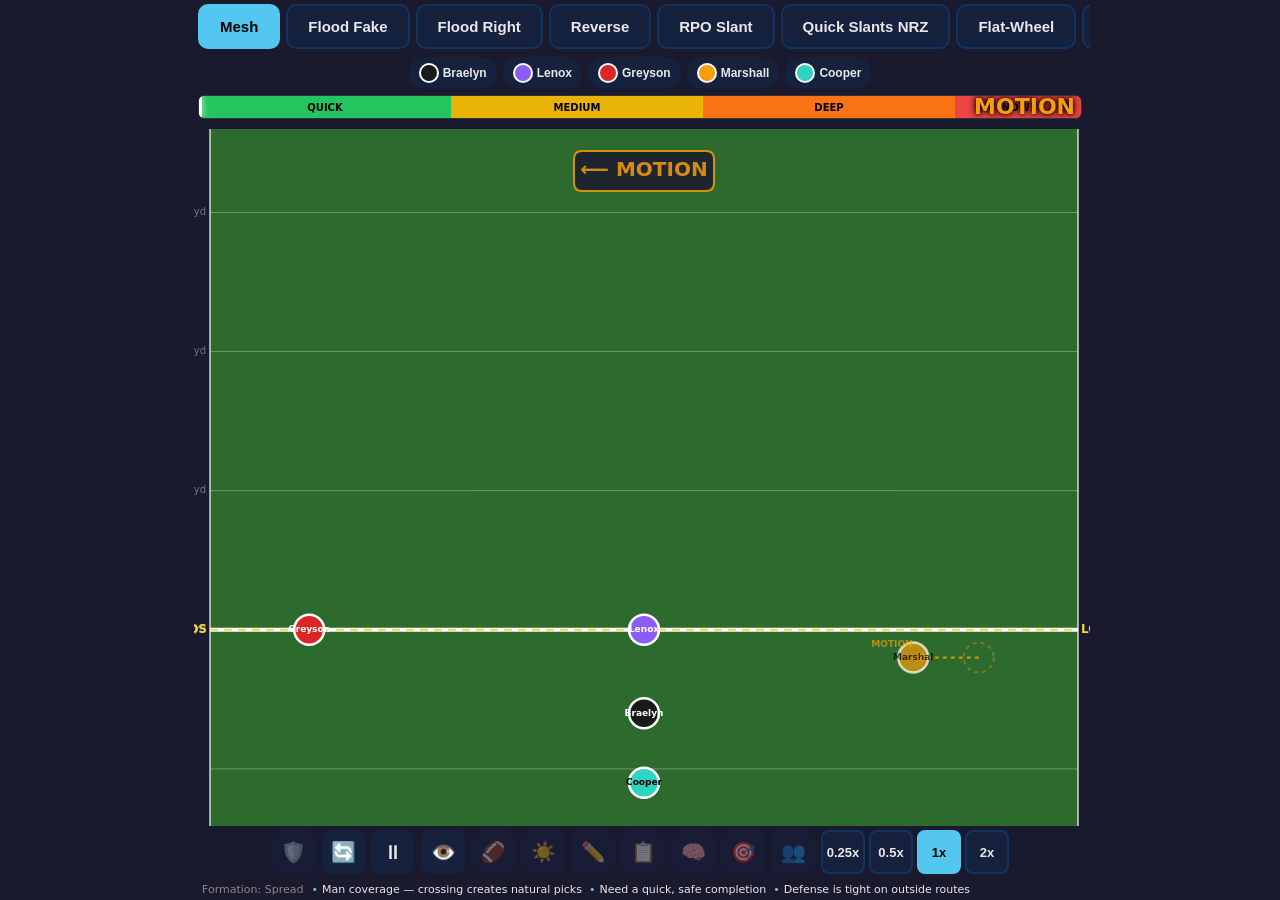
<file: index.html>
<!DOCTYPE html>
<html lang="en">
<head>
  <meta charset="UTF-8">
  <meta name="viewport" content="width=device-width, initial-scale=1.0, viewport-fit=cover, user-scalable=no">
  <meta name="apple-mobile-web-app-capable" content="yes">
  <meta name="apple-mobile-web-app-status-bar-style" content="black-translucent">
  <meta name="theme-color" content="#1a1a2e">
  <title>Flag Football Playbook</title>
  <link rel="manifest" href="manifest.json">
  <link rel="stylesheet" href="style.css">
</head>
<body>
  <div id="app">
    <!-- Play Selector -->
    <div id="play-selector"></div>

    <!-- Player Color Filter -->
    <div id="player-filter"></div>

    <!-- Timer Bar -->
    <div id="timer-container">
      <div id="timer-bar">
        <div id="timer-segments">
          <div class="timer-seg green"><span class="timer-seg-label">QUICK</span></div>
          <div class="timer-seg yellow"><span class="timer-seg-label">MEDIUM</span></div>
          <div class="timer-seg orange"><span class="timer-seg-label">DEEP</span></div>
          <div class="timer-seg red"><span class="timer-seg-label">NOW!</span></div>
        </div>
        <div id="timer-needle"></div>
        <span id="timer-time">0.0s</span>
      </div>
    </div>

    <!-- Field Canvas -->
    <div id="field-container">
      <canvas id="field-canvas"></canvas>
    </div>

    <!-- Controls -->
    <div id="controls">
      <button class="ctrl-btn" id="btn-defense" title="View Defensive Plays" style="opacity:0.4">🛡️</button>
      <button class="ctrl-btn" id="btn-replay" title="Replay">🔄</button>
      <button class="ctrl-btn" id="btn-play" title="Play/Pause">▶</button>
      <button class="ctrl-btn" id="btn-mode" title="Toggle QB Study / Game Speed">👁️</button>
      <button class="ctrl-btn" id="btn-ball" title="Toggle ball animation">🏈</button>
      <button class="ctrl-btn" id="btn-sun" title="Sunlight mode — thicker lines, larger dots" style="opacity:0.4">☀️</button>
      <button class="ctrl-btn" id="btn-edit" title="Edit / Create plays" style="opacity:0.4">✏️</button>
      <button class="ctrl-btn" id="btn-queue" title="Play Queue" style="opacity:0.4">📋</button>
      <button class="ctrl-btn" id="btn-coach" title="Coach Call Sheet" style="opacity:0.4">🧠</button>
      <button class="ctrl-btn" id="btn-gameday" title="Game Day Call Sheet" style="opacity:0.4">🎯</button>
      <button class="ctrl-btn" id="btn-roster" title="Roster &amp; Lineup" style="opacity:0.4">👥</button>
      <div class="speed-group">
        <button class="speed-btn" data-speed="0.25">0.25x</button>
        <button class="speed-btn" data-speed="0.5">0.5x</button>
        <button class="speed-btn active" data-speed="1">1x</button>
        <button class="speed-btn" data-speed="2">2x</button>
      </div>
    </div>

    <!-- Coach Call Sheet (hidden by default) -->
    <div id="coach-panel" style="display:none">
      <div id="coach-situation">
        <div class="sit-row">
          <span class="sit-label">DOWN</span>
          <button class="sit-btn" data-sit="down" data-val="1">1st</button>
          <button class="sit-btn" data-sit="down" data-val="2">2nd</button>
          <button class="sit-btn" data-sit="down" data-val="3">3rd</button>
          <button class="sit-btn" data-sit="down" data-val="4">4th</button>
        </div>
        <div class="sit-row">
          <span class="sit-label">FIELD</span>
          <button class="sit-btn" data-sit="field" data-val="open">Open</button>
          <button class="sit-btn" data-sit="field" data-val="mid">Midfield</button>
          <button class="sit-btn" data-sit="field" data-val="rz">Red Zone</button>
          <button class="sit-btn" data-sit="field" data-val="nrz">No-Run</button>
        </div>
        <div class="sit-row">
          <span class="sit-label">THEY</span>
          <button class="sit-btn" data-sit="defense" data-val="man">Man</button>
          <button class="sit-btn" data-sit="defense" data-val="zone">Zone</button>
          <button class="sit-btn" data-sit="defense" data-val="rush">Rush</button>
          <button class="sit-btn" data-sit="defense" data-val="idk">IDK</button>
        </div>
      </div>
      <div id="coach-recs"></div>
    </div>

    <!-- Queue Bar (hidden by default) -->
    <div id="queue-bar" style="display:none">
      <div id="queue-header">
        <span id="queue-status">QUEUE: Tap plays to add</span>
        <span id="queue-score"></span>
      </div>
      <div id="queue-plays"></div>
      <div id="queue-controls">
        <button id="queue-prev" class="queue-btn">◀</button>
        <button id="queue-fail" class="queue-btn queue-fail">❌</button>
        <button id="queue-success" class="queue-btn queue-success">✅</button>
        <button id="queue-next" class="queue-btn">▶</button>
        <button id="queue-clear" class="queue-btn queue-clear">🗑️</button>
      </div>
    </div>

    <!-- Info Panel -->
    <div id="info-panel">
      <div id="formation-label"></div>
      <div id="when-to-use"></div>
      <div id="play-notes"></div>
    </div>
  </div>

  <!-- Game Day Panel Backdrop -->
  <div id="gameday-backdrop" class="panel-backdrop"></div>

  <!-- Game Day Bottom Sheet -->
  <div id="gameday-panel" class="gameday-panel">
    <div class="gd-panel-header">
      <span class="gd-panel-title">🎯 CALL SHEET</span>
      <div class="gd-header-actions">
        <button class="gd-new-game-link" id="gd-new-game-btn" title="New Game">New Game</button>
        <button class="panel-close-btn" id="gd-close-btn" aria-label="Close">✕</button>
      </div>
    </div>

    <!-- Situation tabs -->
    <div id="gd-situation-tabs" class="gd-situation-tabs"></div>

    <!-- Play list -->
    <div id="gd-play-list" class="gd-play-list"></div>

    <!-- Result prompt (shown after calling a play) -->
    <div id="gd-result-prompt" class="gd-result-prompt" style="display:none">
      <span class="gd-prompt-label">How'd it go? <strong class="gd-prompt-name"></strong></span>
      <div class="gd-result-btns">
        <button class="gd-result-btn gd-result-worked" id="gd-result-worked">✅ Worked</button>
        <button class="gd-result-btn gd-result-didnt" id="gd-result-didnt">❌ Didn't</button>
        <button class="gd-result-btn gd-result-skip" id="gd-result-skip">⏭️ Skip</button>
      </div>
    </div>

    <!-- Last called ticker -->
    <div class="gd-last-called-bar">
      <span class="gd-last-label">Last called:</span>
      <div id="gd-last-called" class="gd-last-called"></div>
    </div>

    <!-- Bottom actions -->
    <div class="gd-bottom-actions">
      <button class="gd-action-btn" id="gd-stats-btn">📊 Stats</button>
      <button class="gd-action-btn" id="gd-wristband-btn">🖨️ Wristband</button>
    </div>

    <!-- Stats panel (toggles inside) -->
    <div id="gd-stats-panel" class="gd-stats-panel" style="display:none"></div>
  </div>

  <!-- Roster Panel Backdrop -->
  <div id="roster-backdrop" class="panel-backdrop"></div>

  <!-- Roster Panel -->
  <div id="roster-panel" class="side-panel">
    <div class="panel-header">
      <span class="panel-title">👥 Roster &amp; Lineup</span>
      <button class="panel-close-btn" id="roster-close-btn" aria-label="Close">✕</button>
    </div>

    <div class="panel-body">

      <!-- Starting Lineup -->
      <div class="roster-section">
        <div class="roster-section-title">STARTING LINEUP</div>
        <div id="lineup-grid" class="lineup-grid"></div>
        <div id="roster-rotation-bar" class="rotation-bar"></div>
      </div>

      <!-- Bench / Full Roster -->
      <div class="roster-section">
        <div class="roster-section-title">BENCH &amp; ROSTER</div>
        <div id="bench-list" class="bench-list"></div>
      </div>

      <!-- Inline Player Form -->
      <div id="roster-form-area" class="roster-form-area" style="display:none"></div>

      <!-- My Routes Section -->
      <div class="roster-section">
        <div class="roster-section-title">MY ROUTES</div>
        <div id="routes-player-select" class="routes-player-select"></div>
      </div>

      <!-- Routes Result (shown when a player is tapped) -->
      <div id="routes-section" class="routes-result" style="display:none"></div>

    </div><!-- /.panel-body -->
  </div><!-- /#roster-panel -->

  <script src="plays.js"></script>
  <script src="defense-plays.js"></script>
  <script type="module" src="app.js"></script>
  <script>
    if ('serviceWorker' in navigator) {
      navigator.serviceWorker.register('./sw.js').catch(() => {});
    }
  </script>
</body>
</html>
</file>
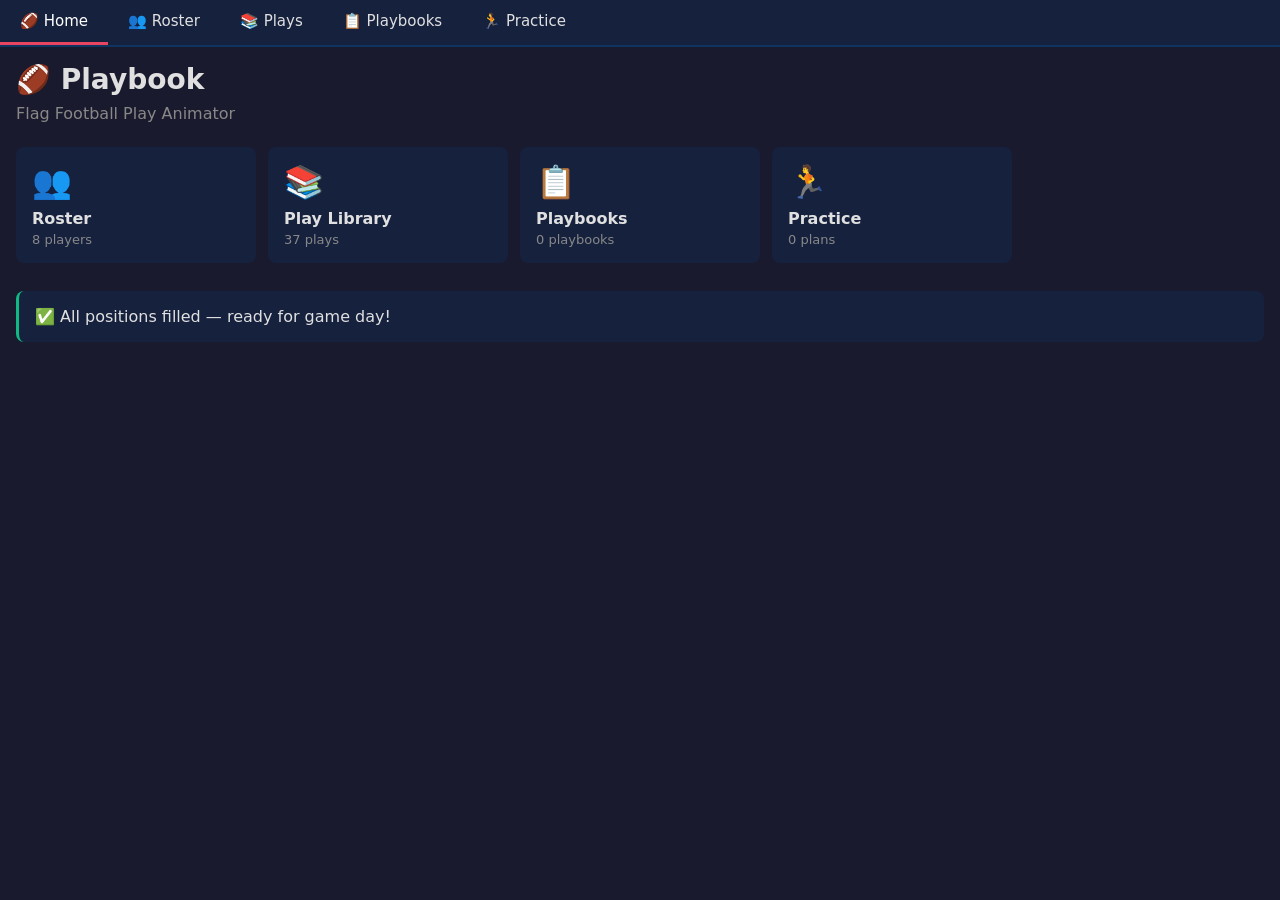
<file: v2/index.html>
<!DOCTYPE html>
<html lang="en">
<head>
  <meta charset="UTF-8">
  <meta name="viewport" content="width=device-width, initial-scale=1.0, viewport-fit=cover">
  <meta name="apple-mobile-web-app-capable" content="yes">
  <meta name="apple-mobile-web-app-status-bar-style" content="black-translucent">
  <meta name="apple-mobile-web-app-title" content="Playbook">
  <meta name="theme-color" content="#1a1a2e">
  <meta name="description" content="Flag football play animator and playbook builder">
  <link rel="manifest" href="manifest.json">
  <link rel="apple-touch-icon" href="icons/icon-192.png">
  <title>Playbook</title>
  <link rel="stylesheet" href="css/app.css">
</head>
<body>
  <nav id="app-nav"></nav>
  <main id="app-root"></main>
  <script type="module" src="js/app.js"></script>
  <script>
    if ('serviceWorker' in navigator) {
      window.addEventListener('load', () => {
        navigator.serviceWorker.register('./sw.js').then(reg => {
          // Check for updates
          reg.addEventListener('updatefound', () => {
            const newWorker = reg.installing
            if (!newWorker) return
            newWorker.addEventListener('statechange', () => {
              if (newWorker.state === 'installed' && navigator.serviceWorker.controller) {
                // New version available — show toast
                showUpdateToast(reg)
              }
            })
          })
        }).catch(err => console.error('SW registration failed:', err))
      })
    }

    function showUpdateToast(reg) {
      const toast = document.createElement('div')
      toast.className = 'update-toast'
      toast.innerHTML = '🔄 Update available <button onclick="applyUpdate()">Refresh</button>'
      document.body.appendChild(toast)
      window._pendingReg = reg
    }

    function applyUpdate() {
      const reg = window._pendingReg
      if (reg && reg.waiting) {
        reg.waiting.postMessage('skipWaiting')
      }
      // Reload once the new SW takes over
      navigator.serviceWorker.addEventListener('controllerchange', () => {
        window.location.reload()
      })
    }
  </script>
</body>
</html>
</file>
<file: style.css>
/* style.css — Flag Football Playbook */
:root {
  --bg: #1a1a2e;
  --surface: #16213e;
  --surface2: #0f3460;
  --text: #e8e8e8;
  --text-dim: #888;
  --field-green: #2d6a2e;
  --los-gold: #f5d742;
  --nrz-orange: #ff6600;
  --accent: #53c7f0;
  --timer-green: #22c55e;
  --timer-yellow: #eab308;
  --timer-orange: #f97316;
  --timer-red: #ef4444;
}

* { box-sizing: border-box; margin: 0; padding: 0; }

html, body {
  height: 100%;
  font-family: system-ui, -apple-system, 'Segoe UI', sans-serif;
  background: var(--bg);
  color: var(--text);
  overflow: hidden;
  -webkit-tap-highlight-color: transparent;
  touch-action: none;
  user-select: none;
  -webkit-user-select: none;
}

/* ── Layout ─────────────────────────────────────────────── */
#app {
  display: flex;
  flex-direction: column;
  height: 100dvh;
  max-width: 900px;
  margin: 0 auto;
  overflow: hidden;
}

/* ── Play Selector ──────────────────────────────────────── */
#play-selector {
  padding: 4px 8px;
  overflow-x: auto;
  -webkit-overflow-scrolling: touch;
  scrollbar-width: none;
  flex-shrink: 0;
  display: flex;
  gap: 6px;
  align-items: center;
  touch-action: pan-x;
}
#play-selector::-webkit-scrollbar { display: none; }

.play-btn {
  flex-shrink: 0;
  padding: 6px 14px;
  min-height: 38px;
  border: 2px solid var(--surface2);
  border-radius: 10px;
  background: var(--surface);
  color: var(--text);
  font-size: 13px;
  font-weight: 600;
  cursor: pointer;
  transition: all 0.15s;
  white-space: nowrap;
}
.play-btn:active { transform: scale(0.95); }
.play-btn.active {
  background: var(--accent);
  color: #000;
  border-color: var(--accent);
}

/* ── Player Color Filter ─────────────────────────────────── */
#player-filter {
  display: flex;
  gap: 6px;
  padding: 4px 8px;
  justify-content: center;
  flex-shrink: 0;
  flex-wrap: nowrap;
  overflow-x: auto;
  -webkit-overflow-scrolling: touch;
  scrollbar-width: none;
  touch-action: pan-x;
}
#player-filter::-webkit-scrollbar { display: none; }

.player-dot-btn {
  display: flex;
  align-items: center;
  gap: 4px;
  padding: 3px 8px;
  border-radius: 20px;
  border: 2px solid transparent;
  background: var(--surface);
  cursor: pointer;
  transition: all 0.15s;
  min-height: 32px;
  flex-shrink: 0;
}
.player-dot-btn:active { transform: scale(0.95); }
.player-dot-btn.active { border-color: #fff; background: var(--surface2); }
.player-dot-btn .dot {
  width: 20px;
  height: 20px;
  border-radius: 50%;
  border: 2px solid #fff;
  flex-shrink: 0;
}
.player-dot-btn .name {
  font-size: 12px;
  font-weight: 600;
  color: var(--text);
}

/* ── Timer Bar ──────────────────────────────────────────── */
#timer-container {
  padding: 2px 8px;
  flex-shrink: 0;
}

#timer-bar {
  position: relative;
  height: 24px;
  border-radius: 6px;
  overflow: hidden;
  background: #111;
  border: 1px solid #333;
}

#timer-segments {
  display: flex;
  height: 100%;
  width: 100%;
}
.timer-seg {
  height: 100%;
  position: relative;
}
.timer-seg.green  { background: var(--timer-green); flex: 2; }
.timer-seg.yellow { background: var(--timer-yellow); flex: 2; }
.timer-seg.orange { background: var(--timer-orange); flex: 2; }
.timer-seg.red    { background: var(--timer-red); flex: 1; }

.timer-seg-label {
  position: absolute;
  top: 50%;
  left: 50%;
  transform: translate(-50%, -50%);
  font-size: 10px;
  font-weight: 700;
  color: #000;
  white-space: nowrap;
  pointer-events: none;
}

#timer-needle {
  position: absolute;
  top: 0;
  left: 0;
  width: 3px;
  height: 100%;
  background: #fff;
  box-shadow: 0 0 6px #fff;
  z-index: 5;
  transition: none;
}

#timer-time {
  position: absolute;
  top: -1px;
  right: 6px;
  font-size: 14px;
  font-weight: 900;
  color: #fff;
  text-shadow: 0 0 8px #000, 0 0 4px #000;
  z-index: 6;
  line-height: 24px;
}

.read-marker {
  position: absolute;
  top: -2px;
  width: 22px;
  height: 22px;
  border-radius: 50%;
  background: #fff;
  color: #000;
  font-size: 11px;
  font-weight: 900;
  display: flex;
  align-items: center;
  justify-content: center;
  transform: translateX(-50%) translateY(-100%);
  box-shadow: 0 2px 4px rgba(0,0,0,0.5);
  z-index: 7;
  opacity: 0;
  transition: opacity 0.3s;
}
.read-marker.visible { opacity: 1; }

/* ── Canvas Area ─────────────────────────────────────────── */
#field-container {
  flex: 1;
  position: relative;
  min-height: 0;
  padding: 0 4px;
  overflow: hidden;
  touch-action: pan-x;
}

#field-canvas {
  width: 100%;
  height: 100%;
  display: block;
  border-radius: 8px;
}

/* ── Info Panel ──────────────────────────────────────────── */
#info-panel {
  padding: 2px 12px 4px;
  flex-shrink: 0;
  display: flex;
  gap: 8px;
  align-items: baseline;
  overflow: hidden;
  max-height: 22px;
}

#formation-label {
  font-size: 11px;
  color: var(--text-dim);
  white-space: nowrap;
  flex-shrink: 0;
}

#when-to-use {
  font-size: 11px;
  color: var(--text);
  line-height: 1.3;
  white-space: nowrap;
  overflow: hidden;
  text-overflow: ellipsis;
}
#when-to-use .bullet { color: var(--accent); margin-right: 4px; }

#play-notes {
  display: none; /* Hide on mobile — not useful during game */
  font-size: 11px;
  color: var(--nrz-orange);
  font-style: italic;
  white-space: nowrap;
  flex-shrink: 1;
  overflow: hidden;
  text-overflow: ellipsis;
}

/* ── Controls ────────────────────────────────────────────── */
#controls {
  display: flex;
  gap: 6px;
  padding: 4px 8px;
  justify-content: center;
  align-items: center;
  flex-shrink: 0;
  flex-wrap: wrap;  /* wrap speed group to 2nd row on narrow screens */
}

.ctrl-btn {
  min-width: 44px;
  min-height: 44px;
  border: none;
  border-radius: 10px;
  background: var(--surface);
  color: var(--text);
  font-size: 20px;
  cursor: pointer;
  display: flex;
  align-items: center;
  justify-content: center;
  transition: all 0.15s;
}
.ctrl-btn:active { transform: scale(0.9); background: var(--surface2); }
.ctrl-btn.active-speed { background: var(--accent); color: #000; }

.speed-group {
  display: flex;
  gap: 4px;
}
.speed-btn {
  min-width: 44px;
  min-height: 44px;
  border: 2px solid var(--surface2);
  border-radius: 8px;
  background: var(--surface);
  color: var(--text);
  font-size: 13px;
  font-weight: 700;
  cursor: pointer;
  transition: all 0.15s;
}
.speed-btn:active { transform: scale(0.9); }
.speed-btn.active { background: var(--accent); color: #000; border-color: var(--accent); }

/* ── Responsive ──────────────────────────────────────────── */
@media (min-width: 768px) {
  .play-btn { font-size: 15px; padding: 12px 20px; }
  #timer-time { font-size: 22px; }
}

@media (orientation: landscape) and (max-height: 500px) {
  #play-selector { padding: 2px 6px; }
  .play-btn { padding: 4px 10px; min-height: 32px; font-size: 11px; }
  #player-filter { padding: 2px 6px; gap: 4px; }
  .player-dot-btn { min-height: 28px; padding: 2px 6px; }
  #timer-container { padding: 1px 6px; }
  #timer-bar { height: 20px; }
  #timer-time { font-size: 12px; line-height: 20px; }
  #info-panel { padding: 1px 6px 2px; max-height: 18px; }
  #controls { padding: 2px 6px; gap: 4px; }
  .ctrl-btn { min-width: 36px; min-height: 36px; font-size: 16px; }
  .speed-btn { min-width: 36px; min-height: 36px; font-size: 11px; }
}

/* Queue Bar */
#queue-bar {
  background: var(--surface);
  border-top: 2px solid var(--los-gold);
  padding: 4px 8px;
}
#queue-header {
  display: flex;
  justify-content: space-between;
  align-items: center;
  font-size: 11px;
  color: var(--los-gold);
  font-weight: bold;
  margin-bottom: 4px;
}
#queue-score {
  font-size: 13px;
  color: #fff;
}
#queue-plays {
  display: flex;
  gap: 4px;
  overflow-x: auto;
  padding: 2px 0;
  margin-bottom: 4px;
  -webkit-overflow-scrolling: touch;
}
.queue-chip {
  flex-shrink: 0;
  padding: 4px 8px;
  border-radius: 6px;
  font-size: 11px;
  font-weight: bold;
  background: #333;
  color: #fff;
  border: 2px solid transparent;
  white-space: nowrap;
  cursor: pointer;
  min-height: 28px;
  display: flex;
  align-items: center;
  gap: 4px;
}
.queue-chip.active {
  border-color: var(--los-gold);
  background: var(--surface2);
}
.queue-chip.success {
  background: #166534;
  border-color: #22c55e;
}
.queue-chip.fail {
  background: #7f1d1d;
  border-color: #ef4444;
}
.queue-chip .chip-result {
  font-size: 10px;
}
#queue-controls {
  display: flex;
  gap: 6px;
  justify-content: center;
}
.queue-btn {
  background: #333;
  color: #fff;
  border: 1px solid #555;
  border-radius: 8px;
  padding: 6px 14px;
  font-size: 18px;
  cursor: pointer;
  min-width: 44px;
  min-height: 44px;
  display: flex;
  align-items: center;
  justify-content: center;
}
.queue-btn.queue-success { background: #166534; border-color: #22c55e; }
.queue-btn.queue-fail { background: #7f1d1d; border-color: #ef4444; }
.queue-btn.queue-clear { font-size: 14px; opacity: 0.6; }

/* ── Edit Toolbar ────────────────────────────────────────── */
#edit-toolbar {
  flex-direction: column;
  gap: 0;
  flex-shrink: 0;
  background: #0d1a2e;
  border-top: 2px solid #f59e0b;
  border-bottom: 1px solid #333;
}

.edit-row {
  display: flex;
  align-items: center;
  gap: 5px;
  padding: 4px 8px;
  overflow-x: auto;
  scrollbar-width: none;
  -webkit-overflow-scrolling: touch;
  flex-wrap: nowrap;
  min-height: 40px;
}
.edit-row::-webkit-scrollbar { display: none; }

.edit-row-top {
  border-bottom: 1px solid #1a2a3e;
}

.edit-row-notes {
  border-top: 1px solid #1a2a3e;
}

.edit-mode-icon {
  font-size: 16px;
  flex-shrink: 0;
}

.edit-name-input {
  flex: 1;
  min-width: 120px;
  max-width: 200px;
  background: #1a1a2e;
  border: 1px solid #f59e0b;
  border-radius: 6px;
  color: #fff;
  font-size: 14px;
  font-weight: 700;
  padding: 4px 8px;
  height: 34px;
}

.edit-notes-input {
  flex: 1;
  min-width: 150px;
  background: #1a1a2e;
  border: 1px solid #444;
  border-radius: 6px;
  color: #ccc;
  font-size: 12px;
  padding: 4px 8px;
  height: 30px;
}

.edit-btn {
  flex-shrink: 0;
  padding: 5px 10px;
  border-radius: 7px;
  border: 1px solid #444;
  background: #1e2d40;
  color: #e8e8e8;
  font-size: 12px;
  font-weight: 600;
  cursor: pointer;
  min-height: 32px;
  white-space: nowrap;
  transition: all 0.12s;
  display: flex;
  align-items: center;
  justify-content: center;
}
.edit-btn:active { transform: scale(0.93); }
.edit-btn.active { background: #f59e0b; color: #000; border-color: #f59e0b; }

.edit-btn-save {
  background: #166534;
  border-color: #22c55e;
  color: #fff;
  font-weight: 700;
}
.edit-btn-save:active { background: #14532d; }

.edit-btn-cancel {
  background: #4b0a0a;
  border-color: #ef4444;
  color: #fff;
}

.edit-btn-new {
  background: #1e3a5f;
  border-color: #53c7f0;
  color: #53c7f0;
  font-weight: 700;
}

.edit-btn-danger {
  background: #450a0a;
  border-color: #dc2626;
  color: #ef4444;
}
.edit-btn-danger:active { background: #7f1d1d; }

.edit-btn-import {
  cursor: pointer;
}

.edit-select {
  background: #1a1a2e;
  border: 1px solid #555;
  border-radius: 6px;
  color: #e8e8e8;
  font-size: 12px;
  padding: 4px 6px;
  height: 32px;
  flex-shrink: 0;
  max-width: 120px;
}

.edit-mini-label {
  font-size: 10px;
  font-weight: 700;
  color: #f59e0b;
  white-space: nowrap;
  flex-shrink: 0;
}

/* Player edit panel */
.player-panel {
  background: #0a1520;
  border-top: 1px solid #1a2a3e;
}

.edit-player-label {
  font-size: 13px;
  font-weight: 700;
  color: #fff;
  min-width: 60px;
  flex-shrink: 0;
}

.read-btn {
  min-width: 28px;
  min-height: 28px;
  border-radius: 6px;
  border: 1px solid #444;
  background: #222;
  color: #aaa;
  font-size: 14px;
  cursor: pointer;
  padding: 2px 4px;
  flex-shrink: 0;
  transition: all 0.1s;
}
.read-btn:active { transform: scale(0.9); }
.read-btn.active {
  background: #53c7f0;
  color: #000;
  border-color: #53c7f0;
  font-weight: 700;
}

.edit-dash-btn {
  font-size: 11px;
  letter-spacing: 2px;
  min-width: 38px;
}

.edit-label-input {
  min-width: 80px;
  max-width: 110px;
  background: #1a1a2e;
  border: 1px solid #444;
  border-radius: 6px;
  color: #e8e8e8;
  font-size: 12px;
  padding: 4px 6px;
  height: 30px;
  flex-shrink: 0;
}

.edit-btn-clear {
  font-size: 11px;
  color: #f97316;
  border-color: #f97316;
}

/* Custom play badge in selector */
.play-btn.custom {
  border-color: #f59e0b;
  color: #f59e0b;
}
.play-btn.custom.active {
  background: #f59e0b;
  color: #000;
}

/* ── Sunlight Mode ───────────────────────────────────────── */
body.sunlight {
  --bg: #111122;
  --surface: #0d1a2e;
  --surface2: #0a2040;
}
body.sunlight #timer-bar { border: 2px solid #555; }
body.sunlight .ctrl-btn.sunlight-active { background: #f5d742; color: #000; }

/* Coach Call Sheet */
#coach-panel {
  background: var(--surface);
  border-top: 2px solid #22c55e;
  padding: 6px 8px;
}
#coach-situation {
  display: flex;
  flex-direction: column;
  gap: 4px;
  margin-bottom: 6px;
}
.sit-row {
  display: flex;
  align-items: center;
  gap: 4px;
}
.sit-label {
  font-size: 10px;
  font-weight: bold;
  color: #22c55e;
  min-width: 38px;
  text-align: right;
}
.sit-btn {
  background: #333;
  color: #fff;
  border: 1px solid #555;
  border-radius: 6px;
  padding: 5px 8px;
  font-size: 12px;
  font-weight: bold;
  cursor: pointer;
  flex: 1;
  min-height: 32px;
}
.sit-btn.active {
  background: #22c55e;
  color: #000;
  border-color: #22c55e;
}
#coach-recs {
  display: flex;
  flex-direction: column;
  gap: 3px;
  max-height: 120px;
  overflow-y: auto;
}
.rec-play {
  display: flex;
  align-items: center;
  justify-content: space-between;
  background: #222;
  border-radius: 6px;
  padding: 5px 10px;
  cursor: pointer;
  border-left: 4px solid #22c55e;
}
.rec-play:nth-child(1) { border-left-color: #22c55e; }
.rec-play:nth-child(2) { border-left-color: #f59e0b; }
.rec-play:nth-child(3) { border-left-color: #888; }
.rec-name {
  font-size: 13px;
  font-weight: bold;
  color: #fff;
}
.rec-why {
  font-size: 10px;
  color: #aaa;
  margin-left: 8px;
}
.rec-tag {
  font-size: 10px;
  font-weight: bold;
  padding: 2px 6px;
  border-radius: 4px;
  white-space: nowrap;
}
.rec-tag.best { background: #166534; color: #22c55e; }
.rec-tag.good { background: #78350f; color: #f59e0b; }
.rec-tag.ok { background: #333; color: #888; }

/* ── Phase 3: Roster Panel ───────────────────────────────────── */

/* Backdrop */
.panel-backdrop {
  display: none;
  position: fixed;
  inset: 0;
  background: rgba(0, 0, 0, 0.55);
  z-index: 200;
  touch-action: none;
}
.panel-backdrop.visible {
  display: block;
}

/* Side panel (slides in from right) */
.side-panel {
  position: fixed;
  top: 0;
  right: 0;
  bottom: 0;
  width: 320px;
  max-width: 95vw;
  background: #0d1a2e;
  border-left: 2px solid #2563eb;
  z-index: 300;
  transform: translateX(100%);
  transition: transform 0.25s cubic-bezier(0.32, 0, 0.67, 0);
  display: flex;
  flex-direction: column;
  overflow: hidden;
}
.side-panel.open {
  transform: translateX(0);
  transition: transform 0.25s cubic-bezier(0.33, 1, 0.68, 1);
}

/* Panel header */
.panel-header {
  display: flex;
  align-items: center;
  justify-content: space-between;
  padding: 12px 14px 10px;
  border-bottom: 1px solid #1e3a5f;
  flex-shrink: 0;
  background: #091422;
}
.panel-title {
  font-size: 16px;
  font-weight: 800;
  color: #fff;
  letter-spacing: 0.5px;
}
.panel-close-btn {
  background: #1e3a5f;
  border: 1px solid #2563eb;
  border-radius: 8px;
  color: #fff;
  font-size: 16px;
  width: 36px;
  height: 36px;
  cursor: pointer;
  display: flex;
  align-items: center;
  justify-content: center;
  flex-shrink: 0;
}
.panel-close-btn:active { background: #2563eb; }

/* Scrollable body */
.panel-body {
  flex: 1;
  overflow-y: auto;
  -webkit-overflow-scrolling: touch;
  padding: 0 0 20px;
}

/* Roster sections */
.roster-section {
  padding: 10px 12px 6px;
  border-bottom: 1px solid #1e3a5f;
}
.roster-section-title {
  font-size: 10px;
  font-weight: 800;
  color: #2563eb;
  letter-spacing: 1.5px;
  margin-bottom: 8px;
  text-transform: uppercase;
}

/* Lineup grid (5 position slots) */
.lineup-grid {
  display: flex;
  gap: 6px;
  flex-wrap: wrap;
  align-items: flex-start;
  margin-bottom: 6px;
}

.lineup-slot {
  display: flex;
  flex-direction: column;
  align-items: center;
  gap: 4px;
  cursor: pointer;
  padding: 4px;
  border-radius: 8px;
  border: 2px solid transparent;
  transition: background 0.15s;
  min-width: 52px;
}
.lineup-slot:active { background: rgba(255,255,255,0.08); }
.lineup-slot.selected {
  background: rgba(37, 99, 235, 0.15);
  border-color: #f59e0b;
}
.lineup-slot.empty .lineup-slot-circle {
  opacity: 0.4;
  border-style: dashed;
}

.lineup-slot-pos {
  font-size: 9px;
  font-weight: 800;
  color: #888;
  letter-spacing: 1px;
  text-transform: uppercase;
}

.lineup-slot-circle {
  width: 46px;
  height: 46px;
  border-radius: 50%;
  border: 2px solid rgba(255,255,255,0.3);
  display: flex;
  align-items: center;
  justify-content: center;
  transition: transform 0.1s;
}
.lineup-slot.selected .lineup-slot-circle {
  border-color: #fff;
  transform: scale(1.1);
  box-shadow: 0 0 10px rgba(245,158,11,0.5);
}

.lineup-slot-name {
  font-size: 10px;
  font-weight: 800;
  color: #fff;
  text-shadow: 0 1px 2px rgba(0,0,0,0.8);
}

.lineup-hint {
  width: 100%;
  font-size: 10px;
  color: #666;
  text-align: center;
  padding: 2px 0 4px;
  font-style: italic;
}

/* Rotation bar */
.rotation-bar {
  padding: 4px 0;
}
.team-toggle-btn {
  background: #1e3a5f;
  border: 1px solid #2563eb;
  border-radius: 8px;
  color: #fff;
  font-size: 12px;
  font-weight: 700;
  padding: 7px 14px;
  cursor: pointer;
  width: 100%;
  text-align: center;
  min-height: 38px;
  transition: background 0.15s;
}
.team-toggle-btn:active { background: #2563eb; }

.rotation-counts {
  display: flex;
  flex-wrap: wrap;
  gap: 4px;
  margin-top: 4px;
}
.rot-count {
  font-size: 10px;
  color: #888;
  background: #111;
  border-radius: 4px;
  padding: 2px 6px;
}

/* Bench list */
.bench-list {
  display: flex;
  flex-direction: column;
  gap: 4px;
  margin-bottom: 4px;
}
.bench-player-btn {
  display: flex;
  align-items: center;
  gap: 8px;
  padding: 9px 10px;
  border-radius: 8px;
  border: 1px solid #1e3a5f;
  background: #101c30;
  cursor: pointer;
  min-height: 44px;
  transition: background 0.12s, border-color 0.12s;
}
.bench-player-btn:active { background: #1e3a5f; }
.bench-player-btn.sub-available {
  border-color: #f59e0b;
  background: rgba(245,158,11,0.08);
}
.bench-dot {
  width: 22px;
  height: 22px;
  border-radius: 50%;
  border: 2px solid rgba(255,255,255,0.4);
  flex-shrink: 0;
}
.bench-name {
  flex: 1;
  font-size: 14px;
  font-weight: 700;
  color: #fff;
  text-align: left;
}
.bench-pos {
  font-size: 10px;
  color: #888;
  flex-shrink: 0;
}
.bench-number {
  font-size: 12px;
  font-weight: 700;
  color: #555;
  flex-shrink: 0;
  min-width: 24px;
  text-align: right;
}
.bench-edit-btn {
  background: transparent;
  border: none;
  font-size: 14px;
  cursor: pointer;
  padding: 4px;
  border-radius: 4px;
  flex-shrink: 0;
  opacity: 0.5;
  line-height: 1;
}
.bench-edit-btn:active { opacity: 1; background: rgba(255,255,255,0.1); }

.bench-divider {
  font-size: 10px;
  color: #444;
  text-align: center;
  padding: 4px 0;
  letter-spacing: 1px;
}

.bench-empty {
  color: #555;
  font-size: 12px;
  text-align: center;
  padding: 8px;
  font-style: italic;
}

.add-player-btn {
  background: transparent;
  border: 1px dashed #2563eb;
  border-radius: 8px;
  color: #2563eb;
  font-size: 13px;
  font-weight: 700;
  padding: 10px;
  cursor: pointer;
  width: 100%;
  min-height: 40px;
  text-align: center;
  margin-top: 4px;
  transition: background 0.15s;
}
.add-player-btn:active { background: rgba(37,99,235,0.1); }

/* Roster form */
.roster-form-area {
  padding: 10px 12px;
  border-top: 1px solid #1e3a5f;
  border-bottom: 1px solid #1e3a5f;
  background: #091422;
}
.roster-form {
  display: flex;
  flex-direction: column;
  gap: 8px;
}
.roster-form-title {
  font-size: 12px;
  font-weight: 800;
  color: #f59e0b;
  text-transform: uppercase;
  letter-spacing: 1px;
}
.form-row {
  display: flex;
  gap: 8px;
  align-items: center;
}
.roster-input {
  flex: 1;
  background: #1a2a3e;
  border: 1px solid #2563eb;
  border-radius: 6px;
  color: #fff;
  font-size: 15px;
  padding: 8px 10px;
  min-height: 42px;
  outline: none;
}
.roster-input:focus { border-color: #f59e0b; }
.roster-input-num {
  flex: 0 0 60px;
  text-align: center;
}
.pos-checkboxes {
  display: flex;
  flex-wrap: wrap;
  gap: 6px;
}
.pos-check {
  display: flex;
  align-items: center;
  gap: 4px;
  background: #1a2a3e;
  border: 1px solid #2563eb;
  border-radius: 6px;
  padding: 5px 10px;
  font-size: 12px;
  font-weight: 700;
  color: #fff;
  cursor: pointer;
  min-height: 36px;
}
.pos-check input[type=checkbox] {
  width: 16px;
  height: 16px;
  cursor: pointer;
  accent-color: #2563eb;
}
.form-btns {
  display: flex;
  gap: 6px;
}
.form-btn {
  flex: 1;
  padding: 9px;
  border-radius: 8px;
  font-size: 13px;
  font-weight: 700;
  cursor: pointer;
  border: none;
  min-height: 42px;
}
.form-btn-save {
  background: #166534;
  color: #fff;
  border: 1px solid #22c55e;
}
.form-btn-save:active { background: #14532d; }
.form-btn-delete {
  background: #450a0a;
  color: #ef4444;
  border: 1px solid #dc2626;
}
.form-btn-delete:active { background: #7f1d1d; }
.form-btn-cancel {
  background: #333;
  color: #aaa;
  border: 1px solid #444;
}

/* My Routes */
.routes-player-select {
  display: flex;
  flex-wrap: wrap;
  gap: 6px;
}
.routes-player-btn {
  background: rgba(0,0,0,0.3);
  border: 2px solid #444;
  border-radius: 20px;
  color: #fff;
  font-size: 13px;
  font-weight: 700;
  padding: 6px 12px;
  cursor: pointer;
  min-height: 36px;
  transition: all 0.12s;
}
.routes-player-btn:active { opacity: 0.7; }

.routes-result {
  padding: 10px 12px;
  background: #091422;
  border-top: 1px solid #1e3a5f;
}
.routes-header {
  display: flex;
  align-items: center;
  justify-content: space-between;
  margin-bottom: 8px;
}
.routes-title {
  font-size: 13px;
  font-weight: 800;
  color: #fff;
}
.routes-close-btn {
  background: #1e3a5f;
  border: 1px solid #444;
  border-radius: 6px;
  color: #aaa;
  font-size: 14px;
  width: 30px;
  height: 30px;
  cursor: pointer;
  display: flex;
  align-items: center;
  justify-content: center;
}
.routes-plays-grid {
  display: flex;
  flex-wrap: wrap;
  gap: 6px;
}
.routes-play-chip {
  background: #101c30;
  border: 2px solid #2563eb;
  border-radius: 8px;
  color: #fff;
  font-size: 12px;
  padding: 6px 10px;
  cursor: pointer;
  min-height: 40px;
  display: flex;
  flex-direction: column;
  align-items: center;
  gap: 2px;
  transition: background 0.12s;
  text-align: center;
}
.routes-play-chip:active { background: #1e3a5f; }
.chip-pos {
  font-size: 9px;
  color: #888;
}
.routes-empty {
  color: #555;
  font-size: 12px;
  text-align: center;
  padding: 8px;
  font-style: italic;
}

/* ── Phase 4: Game Day Panel ─────────────────────────────────── */

/* Bottom sheet */
.gameday-panel {
  position: fixed;
  bottom: 0;
  left: 0;
  right: 0;
  max-width: 900px;
  margin: 0 auto;
  background: #0d1a2e;
  border-top: 2px solid #f59e0b;
  border-radius: 14px 14px 0 0;
  z-index: 300;
  transform: translateY(100%);
  transition: transform 0.28s cubic-bezier(0.32, 0, 0.67, 0);
  display: flex;
  flex-direction: column;
  max-height: 85vh;
  overflow: hidden;
}
.gameday-panel.open {
  transform: translateY(0);
  transition: transform 0.28s cubic-bezier(0.33, 1, 0.68, 1);
}

/* Header */
.gd-panel-header {
  display: flex;
  align-items: center;
  justify-content: space-between;
  padding: 12px 14px 10px;
  border-bottom: 1px solid #1e3a5f;
  flex-shrink: 0;
  background: #091422;
  border-radius: 14px 14px 0 0;
}
.gd-panel-title {
  font-size: 16px;
  font-weight: 900;
  color: #f59e0b;
  letter-spacing: 0.5px;
}
.gd-header-actions {
  display: flex;
  align-items: center;
  gap: 8px;
}
.gd-new-game-link {
  background: transparent;
  border: 1px solid #555;
  border-radius: 6px;
  color: #888;
  font-size: 11px;
  padding: 4px 8px;
  cursor: pointer;
  transition: color 0.15s, border-color 0.15s;
}
.gd-new-game-link:active { color: #ef4444; border-color: #ef4444; }

/* Situation tabs */
.gd-situation-tabs {
  display: flex;
  gap: 6px;
  padding: 8px 10px;
  overflow-x: auto;
  -webkit-overflow-scrolling: touch;
  scrollbar-width: none;
  flex-shrink: 0;
  touch-action: pan-x;
  border-bottom: 1px solid #1e3a5f;
}
.gd-situation-tabs::-webkit-scrollbar { display: none; }

.gd-sit-tab {
  flex-shrink: 0;
  padding: 6px 12px;
  border-radius: 20px;
  border: 1.5px solid #1e3a5f;
  background: #101c30;
  color: #aaa;
  font-size: 12px;
  font-weight: 700;
  cursor: pointer;
  transition: all 0.15s;
  white-space: nowrap;
  min-height: 34px;
}
.gd-sit-tab:active { transform: scale(0.95); }
.gd-sit-tab.active {
  background: #f59e0b;
  border-color: #f59e0b;
  color: #000;
}

/* Play list */
.gd-play-list {
  flex: 1;
  overflow-y: auto;
  -webkit-overflow-scrolling: touch;
  padding: 4px 10px;
  min-height: 0;
}

.gd-play-row {
  display: flex;
  align-items: center;
  justify-content: space-between;
  padding: 10px 8px;
  border-bottom: 1px solid #1e3a5f;
  cursor: pointer;
  transition: background 0.12s;
  min-height: 52px;
}
.gd-play-row:active { background: rgba(255,255,255,0.04); }
.gd-play-row:last-child { border-bottom: none; }

.gd-play-left {
  display: flex;
  flex-direction: column;
  gap: 2px;
  flex: 1;
  min-width: 0;
}
.gd-play-name {
  font-size: 15px;
  font-weight: 800;
  color: #fff;
  white-space: nowrap;
  overflow: hidden;
  text-overflow: ellipsis;
}
.gd-play-meta {
  font-size: 11px;
  color: #888;
}

.gd-call-btn {
  flex-shrink: 0;
  padding: 8px 14px;
  border-radius: 8px;
  border: 1.5px solid #f59e0b;
  background: rgba(245,158,11,0.12);
  color: #f59e0b;
  font-size: 13px;
  font-weight: 800;
  cursor: pointer;
  min-height: 40px;
  min-width: 60px;
  transition: all 0.15s;
  margin-left: 8px;
}
.gd-call-btn:active {
  background: #f59e0b;
  color: #000;
  transform: scale(0.95);
}

/* Result prompt */
.gd-result-prompt {
  flex-shrink: 0;
  background: #091422;
  border-top: 2px solid #2563eb;
  padding: 10px 12px;
  display: flex;
  flex-direction: column;
  gap: 8px;
}
.gd-prompt-label {
  font-size: 12px;
  color: #aaa;
}
.gd-prompt-name {
  color: #fff;
}
.gd-result-btns {
  display: flex;
  gap: 8px;
}
.gd-result-btn {
  flex: 1;
  padding: 10px 6px;
  border-radius: 8px;
  font-size: 13px;
  font-weight: 700;
  cursor: pointer;
  border: 1.5px solid transparent;
  min-height: 44px;
  transition: all 0.15s;
}
.gd-result-worked {
  background: rgba(34,197,94,0.12);
  border-color: #22c55e;
  color: #22c55e;
}
.gd-result-worked:active { background: #22c55e; color: #000; }
.gd-result-didnt {
  background: rgba(239,68,68,0.12);
  border-color: #ef4444;
  color: #ef4444;
}
.gd-result-didnt:active { background: #ef4444; color: #fff; }
.gd-result-skip {
  background: rgba(100,100,100,0.12);
  border-color: #555;
  color: #888;
}
.gd-result-skip:active { background: #555; color: #fff; }

/* Last called ticker */
.gd-last-called-bar {
  flex-shrink: 0;
  display: flex;
  align-items: center;
  gap: 8px;
  padding: 6px 12px;
  background: #091422;
  border-top: 1px solid #1e3a5f;
  min-height: 32px;
  overflow: hidden;
}
.gd-last-label {
  font-size: 10px;
  color: #555;
  flex-shrink: 0;
  text-transform: uppercase;
  letter-spacing: 0.5px;
}
.gd-last-called {
  display: flex;
  align-items: center;
  gap: 6px;
  overflow: hidden;
  flex: 1;
}
.gd-ticker-item {
  font-size: 12px;
  color: #ccc;
  white-space: nowrap;
  font-weight: 600;
}
.gd-ticker-sep {
  color: #333;
  font-size: 12px;
}

/* Bottom action row */
.gd-bottom-actions {
  flex-shrink: 0;
  display: flex;
  gap: 8px;
  padding: 8px 10px;
  border-top: 1px solid #1e3a5f;
  background: #091422;
}
.gd-action-btn {
  flex: 1;
  padding: 10px 8px;
  border-radius: 8px;
  border: 1.5px solid #1e3a5f;
  background: #101c30;
  color: #ccc;
  font-size: 13px;
  font-weight: 700;
  cursor: pointer;
  min-height: 44px;
  transition: all 0.15s;
}
.gd-action-btn:active {
  background: #1e3a5f;
  color: #fff;
}

/* Stats panel (slides in below last-called) */
.gd-stats-panel {
  position: fixed;
  top: 0;
  left: 0;
  right: 0;
  bottom: 0;
  background: #0d1a2e;
  z-index: 350;
  overflow-y: auto;
  -webkit-overflow-scrolling: touch;
  max-width: 900px;
  margin: 0 auto;
}

.gd-stats-header {
  display: flex;
  align-items: center;
  justify-content: space-between;
  padding: 12px 14px;
  border-bottom: 1px solid #1e3a5f;
  background: #091422;
  position: sticky;
  top: 0;
  z-index: 1;
}
.gd-stats-title {
  font-size: 16px;
  font-weight: 900;
  color: #fff;
}
.gd-stats-body {
  padding: 4px 0 32px;
}
.gd-stats-section {
  padding: 10px 14px 8px;
  border-bottom: 1px solid #1e3a5f;
}
.gd-stats-section-title {
  font-size: 10px;
  font-weight: 800;
  color: #2563eb;
  letter-spacing: 1.5px;
  text-transform: uppercase;
  margin-bottom: 8px;
}
.gd-stats-row {
  display: flex;
  align-items: center;
  justify-content: space-between;
  padding: 6px 0;
  min-height: 36px;
}
.gd-stats-label {
  font-size: 14px;
  color: #ccc;
}
.gd-stats-val {
  font-size: 14px;
  font-weight: 800;
  color: #fff;
}

/* Stepper controls */
.gd-stat-stepper {
  display: flex;
  align-items: center;
  gap: 12px;
}
.gd-step-btn {
  width: 36px;
  height: 36px;
  border-radius: 8px;
  border: 1.5px solid #1e3a5f;
  background: #101c30;
  color: #fff;
  font-size: 20px;
  font-weight: 700;
  cursor: pointer;
  display: flex;
  align-items: center;
  justify-content: center;
  line-height: 1;
  transition: background 0.12s;
}
.gd-step-btn:active { background: #2563eb; }
.gd-stat-num {
  font-size: 18px;
  font-weight: 900;
  color: #fff;
  min-width: 28px;
  text-align: center;
}

/* ── Defense Mode ────────────────────────────────────────── */

/* Defense play buttons in the selector */
.def-play-btn {
  border-color: #4a2020;
}
.def-play-btn[data-concept="zone"] {
  border-color: #1a3a1a;
}
.def-play-btn[data-concept="man"] {
  border-color: #3a1a1a;
}
.def-play-btn.def-active {
  background: #dc2626;
  color: #fff;
  border-color: #dc2626;
}
.def-play-btn[data-concept="zone"].def-active {
  background: #22c55e;
  color: #000;
  border-color: #22c55e;
}

/* Info panel accent border when in defense mode */
#info-panel {
  border-top: 3px solid transparent;
  transition: border-top-color 0.25s;
}
</file>
<file: v2/css/app.css>
/* Reset */
*, *::before, *::after { box-sizing: border-box; margin: 0; padding: 0; }
html, body { height: 100%; overflow: hidden; }
body {
  font-family: -apple-system, BlinkMacSystemFont, 'Segoe UI', system-ui, sans-serif;
  background: #1a1a2e;
  color: #e0e0e0;
  display: flex;
  flex-direction: column;
}

/* Nav */
#app-nav {
  display: flex;
  gap: 0;
  background: #16213e;
  border-bottom: 2px solid #0f3460;
  flex-shrink: 0;
}
#app-nav a {
  color: #e0e0e0;
  text-decoration: none;
  padding: 12px 20px;
  font-size: 15px;
  font-weight: 500;
  border-bottom: 3px solid transparent;
  transition: border-color 0.2s;
}
#app-nav a.active {
  border-bottom-color: #e94560;
  color: #fff;
}

/* Main content */
#app-root {
  flex: 1;
  overflow-y: auto;
  padding: 16px;
}

/* Utility classes */
.hidden { display: none !important; }
.btn {
  background: #0f3460;
  color: #fff;
  border: none;
  padding: 10px 20px;
  border-radius: 6px;
  font-size: 14px;
  cursor: pointer;
  transition: background 0.2s;
  min-height: 44px;
  min-width: 44px;
}
.btn:hover { background: #1a4a8a; }
.btn-primary { background: #e94560; }
.btn-primary:hover { background: #c73e54; }
.btn-danger { background: #e94560; }
.btn-danger:hover { background: #c73e54; }
.btn-ghost {
  background: transparent;
  color: #e0e0e0;
  border: 1px solid #0f3460;
}
.btn-ghost:hover { background: rgba(15,52,96,0.3); }
.card {
  background: #16213e;
  border-radius: 8px;
  padding: 16px;
  margin-bottom: 12px;
}
.input {
  background: #0d1b36;
  border: 1px solid #0f3460;
  color: #e0e0e0;
  padding: 10px 12px;
  border-radius: 6px;
  font-size: 16px; /* Prevents iOS zoom */
  width: 100%;
}
.input:focus { outline: none; border-color: #e94560; }
select.input {
  appearance: none;
  background-image: url("data:image/svg+xml,%3Csvg xmlns='http://www.w3.org/2000/svg' width='12' height='12' viewBox='0 0 12 12'%3E%3Cpath fill='%23888' d='M6 8L1 3h10z'/%3E%3C/svg%3E");
  background-repeat: no-repeat;
  background-position: right 12px center;
  padding-right: 32px;
}

/* Position colors */
.pos-qb { background: #3B82F6; color: #fff; }
.pos-c { background: #8B5CF6; color: #fff; }
.pos-wr1 { background: #F77F00; color: #fff; }
.pos-wr2 { background: #FCBF49; color: #1a1a2e; }
.pos-rb { background: #10B981; color: #fff; }
.pos-bench { background: #374151; color: #9ca3af; }
.position-badge {
  display: inline-block;
  padding: 2px 10px;
  border-radius: 12px;
  font-size: 13px;
  font-weight: 600;
}

/* ═══════════════════════════════════════════════════════════════════════════
   Roster View
   ═══════════════════════════════════════════════════════════════════════════ */

/* Card / header */
.roster-card { padding: 0; overflow: hidden; }

.roster-header {
  display: flex;
  align-items: center;
  justify-content: space-between;
  padding: 14px 16px;
  border-bottom: 1px solid #0f3460;
}

.roster-title {
  font-size: 20px;
  font-weight: 700;
  color: #fff;
  margin: 0;
}

/* Table */
.roster-table {
  width: 100%;
  border-collapse: collapse;
  font-size: 14px;
}

.roster-table thead tr {
  background: #0d1b36;
}

.roster-table th {
  text-align: left;
  padding: 10px 12px;
  font-size: 12px;
  font-weight: 600;
  text-transform: uppercase;
  letter-spacing: 0.05em;
  color: #888;
  border-bottom: 1px solid #0f3460;
}

.roster-table th:nth-child(3),
.roster-table td:nth-child(3) {
  text-align: center;
  width: 50px;
}

.roster-table th:last-child,
.roster-table td:last-child {
  text-align: right;
  width: 130px;
}

/* Rows */
.player-row td {
  padding: 10px 12px;
  border-bottom: 1px solid rgba(15, 52, 96, 0.5);
  vertical-align: middle;
}

.player-row:last-child td { border-bottom: none; }

.player-row:hover td { background: rgba(15, 52, 96, 0.2); }

.player-name { font-weight: 500; color: #e0e0e0; }

.player-number { color: #888; font-size: 13px; }

/* Bench divider */
.bench-divider td {
  padding: 6px 12px;
  background: #0d1b36;
  border-top: 1px solid #0f3460;
  border-bottom: 1px solid #0f3460;
}

.bench-divider span {
  font-size: 12px;
  font-weight: 600;
  color: #555;
  text-transform: uppercase;
  letter-spacing: 0.08em;
}

/* Action buttons */
.actions-cell {
  display: flex;
  gap: 6px;
  justify-content: flex-end;
}

.btn-sm {
  padding: 5px 12px !important;
  font-size: 13px !important;
  min-height: 32px !important;
  min-width: unset !important;
}

/* Edit row */
.player-row-editing td { background: rgba(233, 69, 96, 0.05); }

.input-sm {
  padding: 5px 8px !important;
  font-size: 13px !important;
  min-height: 32px !important;
}

/* Invalid fields */
.input-error { border-color: #e94560 !important; }

/* Add-player form */
.roster-add-form {
  padding: 12px 16px;
  background: #0d1b36;
  border-bottom: 1px solid #0f3460;
}

.roster-form-grid {
  display: grid;
  grid-template-columns: 1fr auto auto;
  gap: 8px;
  margin-bottom: 10px;
}

.roster-form-grid .input:nth-child(2) { width: 130px; }
.roster-form-grid .input:nth-child(3) { width: 90px; }

.roster-form-actions {
  display: flex;
  gap: 8px;
}

/* Warning banner */
.roster-warning {
  padding: 10px 16px;
  background: rgba(233, 69, 96, 0.1);
  border-top: 1px solid rgba(233, 69, 96, 0.3);
  font-size: 13px;
  color: #e94560;
}

.roster-all-clear {
  background: rgba(16, 185, 129, 0.08);
  border-top-color: rgba(16, 185, 129, 0.25);
  color: #10B981;
}

/* Empty state */
.roster-empty {
  padding: 48px 24px;
  text-align: center;
  color: #666;
  font-size: 15px;
  display: flex;
  flex-direction: column;
  align-items: center;
}

/* Responsive: stack form fields on narrow screens */
@media (max-width: 480px) {
  .roster-form-grid {
    grid-template-columns: 1fr;
  }
  .roster-form-grid .input:nth-child(2),
  .roster-form-grid .input:nth-child(3) {
    width: 100%;
  }
  .roster-table th:nth-child(3),
  .roster-table td:nth-child(3) {
    display: none; /* hide # column on very small screens */
  }
}

/* Toast */
.toast {
  position: fixed;
  bottom: 20px;
  left: 50%;
  transform: translateX(-50%);
  background: #0f3460;
  color: #fff;
  padding: 10px 24px;
  border-radius: 8px;
  font-size: 14px;
  z-index: 200;
  animation: toast-fade 2.5s forwards;
}
@keyframes toast-fade {
  0%, 70% { opacity: 1; }
  100% { opacity: 0; pointer-events: none; }
}

/* ── Play Library ───────────────────────────────────────────────────────────── */
.library-header {
  display: flex;
  align-items: baseline;
  gap: 16px;
  margin-bottom: 12px;
}
.library-header h1 { font-size: 22px; }
.library-count { font-size: 13px; color: #888; }

.filter-bar {
  display: flex;
  gap: 8px;
  margin-bottom: 16px;
  flex-wrap: wrap;
  align-items: center;
}
.filter-search {
  flex: 1 1 auto;
  min-width: 120px;
  max-width: 240px;
}
.filter-select {
  width: auto;
  min-width: 110px;
  flex: 0 0 auto;
}
.filter-clear {
  flex: 0 0 auto;
  padding: 8px 12px;
  min-height: 40px;
  min-width: auto;
}

.play-grid {
  display: grid;
  grid-template-columns: repeat(auto-fill, minmax(200px, 1fr));
  gap: 12px;
}

.play-card {
  background: #16213e;
  border-radius: 8px;
  overflow: hidden;
  cursor: pointer;
  transition: transform 0.15s, box-shadow 0.15s;
  border: 1px solid transparent;
}
.play-card:hover {
  transform: translateY(-2px);
  box-shadow: 0 4px 12px rgba(0, 0, 0, 0.4);
  border-color: #0f3460;
}
.play-card canvas {
  width: 100%;
  aspect-ratio: 4 / 3;
  display: block;
}
.play-card-info {
  padding: 8px 12px 10px;
}
.play-card-name {
  font-weight: 600;
  font-size: 14px;
  white-space: nowrap;
  overflow: hidden;
  text-overflow: ellipsis;
}
.play-card-meta {
  font-size: 12px;
  color: #888;
  margin-top: 2px;
}
.play-card-tags {
  display: flex;
  flex-wrap: wrap;
  gap: 4px;
}
.tag-badge {
  display: inline-block;
  background: #0f3460;
  color: #aac4f0;
  padding: 1px 8px;
  border-radius: 10px;
  font-size: 10px;
  font-weight: 500;
}

/* ═══════════════════════════════════════════════════════════════════════════
   Animation Controls — Phase 4
   ═══════════════════════════════════════════════════════════════════════════ */

.anim-container {
  margin-bottom: 16px;
  max-width: 720px;
}

.anim-controls-row {
  display: flex;
  align-items: center;
  gap: 8px;
  margin-top: 10px;
  flex-wrap: wrap;
}

.anim-btn {
  background: #0f3460;
  color: #fff;
  border: none;
  padding: 8px 14px;
  border-radius: 6px;
  font-size: 14px;
  cursor: pointer;
  min-height: 40px;
  min-width: 40px;
  transition: background 0.15s;
}
.anim-btn:hover { background: #1a4a8a; }
.anim-btn:focus { outline: 2px solid #e94560; outline-offset: 2px; }
.anim-btn:active { transform: scale(0.95); }
.anim-btn-play { background: #e94560; min-width: 90px; }
.anim-btn-play:hover { background: #c73e54; }

.anim-time {
  font-size: 13px;
  color: #888;
  white-space: nowrap;
  min-width: 90px;
  text-align: right;
}

/* Progress bar */
.progress-bar {
  flex: 1;
  height: 8px;
  background: #0d1b36;
  border-radius: 4px;
  cursor: pointer;
  position: relative;
  min-width: 80px;
  border: 1px solid #0f3460;
}
.progress-bar-fill {
  height: 100%;
  background: #e94560;
  border-radius: 4px;
  width: 0;
  transition: width 0.05s linear;
  pointer-events: none;
}

/* Speed selector */
.speed-selector {
  display: flex;
  gap: 6px;
  margin-top: 8px;
  flex-wrap: wrap;
}
.speed-btn {
  background: #0d1b36;
  color: #888;
  border: 1px solid #0f3460;
  padding: 6px 12px;
  border-radius: 6px;
  font-size: 12px;
  cursor: pointer;
  transition: all 0.15s;
}
.speed-btn:hover { border-color: #e94560; color: #e0e0e0; }
.speed-btn.active {
  background: #e94560;
  color: #fff;
  border-color: #e94560;
}

/* Toggle group */
.toggle-group {
  display: flex;
  align-items: center;
  gap: 12px;
  margin-top: 8px;
  flex-wrap: wrap;
}
.toggle-item {
  display: flex;
  align-items: center;
  gap: 4px;
  font-size: 13px;
  color: #ccc;
  cursor: pointer;
}
.toggle-item input[type="checkbox"] {
  accent-color: #e94560;
  width: 16px;
  height: 16px;
}

/* QB tip */
.qb-tip {
  margin-top: 10px;
  padding: 8px 12px;
  background: rgba(233,69,96,0.08);
  border-left: 3px solid #e94560;
  border-radius: 0 6px 6px 0;
  font-size: 13px;
  color: #ccc;
  font-style: italic;
}

@media (max-width: 480px) {
  .anim-controls-row { gap: 6px; }
  .anim-btn { padding: 6px 10px; font-size: 13px; min-width: 36px; }
  .anim-btn-play { min-width: 70px; }
  .anim-time { font-size: 12px; min-width: 70px; }
}

/* ═══════════════════════════════════════════════════════════════════════════
   Player Share View — Phase 6
   ═══════════════════════════════════════════════════════════════════════════ */

/* Share Generator (Coach) */
.share-generator {
  max-width: 500px;
  margin: 0 auto;
}
.share-generator h1 { font-size: 22px; margin-bottom: 8px; }
.share-generator > p { color: #888; margin-bottom: 20px; }

.share-form {
  display: flex;
  flex-direction: column;
  gap: 12px;
  margin-bottom: 20px;
}
.share-form label {
  font-size: 13px;
  font-weight: 600;
  color: #aaa;
  margin-bottom: -6px;
}

.share-link-output {
  background: #16213e;
  border-radius: 8px;
  padding: 16px;
}
.share-link-output label {
  display: block;
  font-size: 13px;
  color: #888;
  margin-bottom: 8px;
}
.share-link-input {
  margin-bottom: 10px;
  font-size: 13px;
  color: #e94560;
  background: #0d1b36;
}

/* Player View (Read-Only) */
.player-view {
  max-width: 480px;
  margin: 0 auto;
  padding: 0;
  -webkit-user-select: none;
  user-select: none;
}

.player-view-header {
  text-align: center;
  padding: 16px 16px 8px;
}
.player-view-header h1 {
  font-size: 22px;
  margin-bottom: 4px;
}
.player-view-subtitle {
  font-size: 13px;
  color: #888;
}

.player-view-counter {
  text-align: center;
  font-size: 14px;
  color: #888;
  padding: 8px 0;
}

.player-view-canvas-wrap {
  width: 100%;
  aspect-ratio: 3 / 2;
  position: relative;
  border-radius: 8px;
  overflow: hidden;
  background: #2d5a27;
  touch-action: pan-y;
}
.player-view-canvas-wrap canvas {
  width: 100%;
  height: 100%;
  display: block;
}

.player-view-play-info {
  text-align: center;
  padding: 12px 16px;
}
.player-view-codename {
  font-size: 24px;
  font-weight: 700;
  color: #e94560;
}
.player-view-realname {
  font-size: 13px;
  color: #555;
  margin-top: 2px;
}

.player-view-controls {
  display: flex;
  justify-content: center;
  align-items: center;
  gap: 12px;
  padding: 12px 16px 24px;
}

.player-nav-btn {
  background: #0f3460;
  color: #fff;
  border: none;
  padding: 12px 20px;
  border-radius: 8px;
  font-size: 16px;
  cursor: pointer;
  min-height: 48px;
  min-width: 48px;
  transition: background 0.15s;
}
.player-nav-btn:hover { background: #1a4a8a; }
.player-nav-btn:disabled { opacity: 0.3; pointer-events: none; }

.player-restart-btn {
  min-width: 40px;
  min-height: 40px;
  font-size: 20px;
  padding: 6px;
  border-radius: 50%;
  border: 1.5px solid #555;
  color: #aaa;
  background: transparent;
  cursor: pointer;
  transition: all 0.2s;
  line-height: 1;
}
.player-restart-btn:active {
  background: rgba(255,255,255,0.1);
  color: #fff;
}

.player-play-btn {
  min-width: 100px;
  min-height: 48px;
  font-size: 16px;
  padding: 12px 24px;
  border-radius: 8px;
}

.share-error {
  text-align: center;
  padding: 48px 24px;
}
.share-error h2 { margin-bottom: 8px; }

/* ═══════════════════════════════════════════════════════════════════════════
   Playbook Builder — Phase 5
   ═══════════════════════════════════════════════════════════════════════════ */

.playbook-view { max-width: 900px; }

.playbook-list-header {
  display: flex;
  align-items: center;
  justify-content: space-between;
  margin-bottom: 16px;
}
.playbook-list-header h1 { font-size: 22px; }

.playbook-grid {
  display: grid;
  grid-template-columns: repeat(auto-fill, minmax(260px, 1fr));
  gap: 12px;
}

.playbook-card {
  background: #16213e;
  border-radius: 8px;
  padding: 16px;
  border: 1px solid transparent;
  transition: border-color 0.15s;
}
.playbook-card:hover { border-color: #0f3460; }

.playbook-card-header {
  display: flex;
  align-items: baseline;
  justify-content: space-between;
  margin-bottom: 12px;
}
.playbook-card-header h3 { font-size: 16px; font-weight: 600; }
.playbook-card-count { font-size: 12px; color: #888; }

.playbook-card-actions {
  display: flex;
  gap: 6px;
  flex-wrap: wrap;
}

.playbook-active-badge {
  background: #e94560;
  color: #fff;
  padding: 2px 10px;
  border-radius: 12px;
  font-size: 12px;
  font-weight: 600;
}

.playbook-empty-plays {
  padding: 32px 16px;
  text-align: center;
  color: #666;
  font-size: 14px;
}

/* Editor header */
.playbook-editor-header {
  display: flex;
  align-items: center;
  gap: 12px;
  margin-bottom: 16px;
  flex-wrap: wrap;
}
.playbook-name-input {
  flex: 1;
  min-width: 180px;
  font-size: 18px;
  font-weight: 600;
  background: transparent;
  border: 1px solid transparent;
  color: #fff;
  padding: 6px 10px;
  border-radius: 6px;
}
.playbook-name-input:focus {
  background: #0d1b36;
  border-color: #e94560;
  outline: none;
}

/* Play list items */
.playbook-plays-list {
  display: flex;
  flex-direction: column;
  gap: 8px;
  margin-bottom: 16px;
}

.playbook-play-item {
  display: flex;
  align-items: center;
  gap: 12px;
  background: #16213e;
  border-radius: 8px;
  padding: 10px 12px;
  border: 1px solid #0f3460;
}

.playbook-play-thumb {
  flex: 0 0 120px;
  height: 90px;
  border-radius: 6px;
  overflow: hidden;
  background: #2d5a27;
}
.playbook-play-thumb canvas {
  width: 100%;
  height: 100%;
  display: block;
}

.playbook-play-info {
  flex: 1;
  min-width: 0;
}
.codename-input {
  width: 100%;
  max-width: 200px;
  margin-bottom: 4px;
}
.playbook-play-real-name {
  font-size: 12px;
  color: #666;
}

.playbook-play-actions {
  display: flex;
  gap: 4px;
  flex-shrink: 0;
}

/* Play picker */
.playbook-play-picker {
  margin-top: 12px;
  padding: 16px;
  background: #0d1b36;
  border-radius: 8px;
  border: 1px solid #0f3460;
}

.play-picker-grid {
  display: grid;
  grid-template-columns: repeat(auto-fill, minmax(160px, 1fr));
  gap: 10px;
  margin-top: 12px;
}

.play-picker-card {
  background: #16213e;
  border-radius: 6px;
  overflow: hidden;
  border: 1px solid transparent;
  transition: border-color 0.15s;
}
.play-picker-card:hover { border-color: #0f3460; }
.play-picker-card canvas {
  width: 100%;
  aspect-ratio: 4 / 3;
  display: block;
}
.play-picker-card-info {
  padding: 6px 10px 8px;
  display: flex;
  align-items: center;
  justify-content: space-between;
  gap: 6px;
}
.play-picker-card-info span {
  font-size: 12px;
  font-weight: 500;
  white-space: nowrap;
  overflow: hidden;
  text-overflow: ellipsis;
}

.play-picker-card .btn-added {
  background: #10B981;
  pointer-events: none;
}

@media (max-width: 480px) {
  .playbook-play-item { flex-wrap: wrap; }
  .playbook-play-thumb { flex: 0 0 100%; height: 120px; }
  .playbook-play-actions { width: 100%; justify-content: flex-end; }
}

/* ═══════════════════════════════════════════════════════════════════════════
   PWA Update Toast
   ═══════════════════════════════════════════════════════════════════════════ */

.update-toast {
  position: fixed;
  bottom: 20px;
  left: 50%;
  transform: translateX(-50%);
  background: #16213e;
  color: #e0e0e0;
  padding: 12px 20px;
  border-radius: 8px;
  font-size: 14px;
  z-index: 300;
  display: flex;
  align-items: center;
  gap: 12px;
  border: 1px solid #0f3460;
  box-shadow: 0 4px 16px rgba(0, 0, 0, 0.5);
}
.update-toast button {
  background: #e94560;
  color: #fff;
  border: none;
  padding: 6px 14px;
  border-radius: 6px;
  font-size: 13px;
  cursor: pointer;
  white-space: nowrap;
}
.update-toast button:hover { background: #c73e54; }

/* ── Playbook filter view ──────────────────────────────────────────────── */
.playbook-filter-header {
  display: flex;
  align-items: center;
  gap: 8px;
  margin-bottom: 8px;
}
.playbook-filter-header .playbook-select {
  flex: 1;
  min-width: 0;
  font-weight: 600;
}
.playbook-header-actions {
  display: flex;
  gap: 6px;
  flex-shrink: 0;
}
.playbook-card-active {
  border-left: 3px solid #e94560;
}

/* ── Roster ─────────────────────────────────────────────────────────────── */
.roster-section-label {
  font-size: 11px;
  font-weight: 700;
  letter-spacing: 1.5px;
  color: #888;
  margin: 16px 0 6px;
  padding-left: 4px;
}
.roster-bench-label { margin-top: 20px; }
.roster-swap-hint {
  font-size: 12px;
  color: #666;
  font-style: italic;
  margin-bottom: 8px;
  padding-left: 4px;
}
/* Active swap selection hint bar */
.roster-swap-active-hint {
  display: flex;
  align-items: center;
  justify-content: space-between;
  gap: 8px;
  padding: 8px 12px;
  margin: 8px 0 4px;
  background: rgba(245,158,11,0.12);
  border: 1px solid rgba(245,158,11,0.35);
  border-radius: 8px;
  font-size: 13px;
  font-weight: 600;
  color: #f59e0b;
}
.roster-list { display: flex; flex-direction: column; gap: 4px; }
.roster-player-row {
  display: flex;
  align-items: center;
  gap: 10px;
  padding: 10px 12px;
  background: rgba(255,255,255,0.04);
  border-radius: 8px;
  cursor: pointer;
  transition: background 0.15s, transform 0.15s, box-shadow 0.15s;
  border: 2px solid transparent;
}
.roster-player-row.swap-selected {
  border-color: #f59e0b;
  background: rgba(245,158,11,0.12);
  box-shadow: 0 0 14px rgba(245,158,11,0.35);
}
.roster-player-name { flex: 1; font-weight: 600; font-size: 15px; }
.roster-player-number { color: #888; font-size: 13px; min-width: 30px; }
.roster-row-actions { display: flex; gap: 4px; }
/* Bench players: dimmed with a subtle dashed border */
.roster-bench-player {
  opacity: 0.65;
  border: 1px dashed rgba(255,255,255,0.18) !important;
}
.roster-bench-player:hover { opacity: 1; }
.roster-bench-player.swap-selected {
  opacity: 1;
  border: 2px solid #f59e0b !important;
}

/* ── Modal ──────────────────────────────────────────────────────────────── */
.modal-overlay {
  position: fixed;
  inset: 0;
  background: rgba(0,0,0,0.6);
  display: flex;
  align-items: center;
  justify-content: center;
  z-index: 10000;
  padding: 16px;
}
.modal-content {
  background: #16213e;
  border-radius: 12px;
  padding: 20px;
  max-width: 360px;
  width: 100%;
  box-shadow: 0 8px 32px rgba(0,0,0,0.5);
}
.modal-form {
  display: grid;
  grid-template-columns: auto 1fr;
  gap: 8px 12px;
  align-items: center;
  margin-bottom: 16px;
}
.modal-form label { font-size: 13px; color: #aaa; }
.modal-actions { display: flex; gap: 8px; justify-content: flex-end; }

/* ═══════════════════════════════════════════════════════════════════════════
   Practice Planner
   ═══════════════════════════════════════════════════════════════════════════ */

/* ── Builder layout ─────────────────────────────────────────────────────── */

.pp-builder {
  max-width: 600px;
  margin: 0 auto;
  padding: 0 0 32px;
}

.pp-builder-header {
  margin-bottom: 16px;
}

.pp-plan-header {
  margin-bottom: 8px;
}

/* ── Duration pills ─────────────────────────────────────────────────────── */

.pp-duration-pills {
  display: flex;
  gap: 6px;
  flex-wrap: wrap;
  align-items: center;
  margin-bottom: 10px;
}

.pp-duration-pill {
  padding: 4px 12px;
  border-radius: 16px;
  border: 1px solid #0f3460;
  background: #0d1b36;
  color: #aaa;
  font-size: 13px;
  cursor: pointer;
  min-height: 32px;
  transition: all 0.15s;
}

.pp-duration-pill.active,
.pp-duration-pill:hover {
  background: #e94560;
  border-color: #e94560;
  color: #fff;
}

/* ── Time bar ───────────────────────────────────────────────────────────── */

.pp-time-bar-wrap {
  margin-bottom: 16px;
}

.pp-time-label {
  font-size: 12px;
  color: #888;
  margin-bottom: 4px;
}

.pp-time-bar {
  height: 8px;
  background: #0d1b36;
  border-radius: 4px;
  overflow: hidden;
  border: 1px solid #0f3460;
}

.pp-time-fill {
  height: 100%;
  border-radius: 4px;
  transition: width 0.3s, background 0.3s;
}

/* ── Block cards ────────────────────────────────────────────────────────── */

.pp-blocks {
  display: flex;
  flex-direction: column;
  gap: 0;
  margin-bottom: 12px;
}

.pp-empty-blocks {
  color: #666;
  font-size: 13px;
  padding: 16px 0;
  text-align: center;
}

.pp-block {
  background: #16213e;
  border: 1px solid #0f3460;
  border-radius: 8px;
  padding: 10px 12px;
  cursor: pointer;
  transition: border-color 0.15s;
  margin-bottom: 2px;
}

.pp-block:hover {
  border-color: #e94560;
}

.pp-block-expanded {
  border-color: #e94560;
  border-left: 3px solid #e94560;
}

.pp-block-header {
  display: flex;
  align-items: center;
  gap: 8px;
}

.pp-block-num {
  width: 22px;
  height: 22px;
  background: #0f3460;
  border-radius: 50%;
  display: flex;
  align-items: center;
  justify-content: center;
  font-size: 11px;
  font-weight: 700;
  color: #aaa;
  flex-shrink: 0;
  text-align: center;
  line-height: 22px;
}

.pp-block-name {
  flex: 1;
  font-weight: 600;
  font-size: 14px;
  color: #e0e0e0;
}

.pp-block-cat {
  font-size: 11px;
  padding: 2px 6px;
  border-radius: 8px;
  white-space: nowrap;
}

.pp-block-time {
  font-size: 13px;
  color: #888;
  min-width: 28px;
  text-align: right;
}

.pp-block-note-preview {
  font-size: 12px;
  color: #888;
  margin-top: 4px;
  white-space: nowrap;
  overflow: hidden;
  text-overflow: ellipsis;
}

/* ── Block detail (expanded) ──────────────────────────────────────────────*/

.pp-block-detail {
  margin-top: 12px;
  padding-top: 12px;
  border-top: 1px solid #0f3460;
}

.pp-time-stepper {
  display: flex;
  align-items: center;
  gap: 10px;
  margin-bottom: 8px;
}

.pp-step-btn {
  min-width: 36px;
  min-height: 36px;
  font-size: 16px;
}

.pp-step-val {
  font-size: 15px;
  font-weight: 600;
  min-width: 60px;
  text-align: center;
  color: #e0e0e0;
}

.pp-notes-input {
  width: 100%;
  min-height: 60px;
  font-size: 14px;
  resize: vertical;
  box-sizing: border-box;
}

.pp-block-points {
  margin-top: 10px;
  padding: 8px;
  background: #0d1b36;
  border-radius: 6px;
  border: 1px solid #0f3460;
}

.pp-block-points ul {
  margin: 0;
  padding-left: 16px;
}

.pp-block-actions {
  display: flex;
  gap: 6px;
  margin-top: 10px;
  flex-wrap: wrap;
}

/* ── Inline add drill button (between blocks) ────────────────────────────*/

.pp-add-drill-btn-inline {
  display: block;
  width: 24px;
  height: 24px;
  margin: 2px auto;
  background: transparent;
  border: 1px dashed #0f3460;
  border-radius: 50%;
  color: #666;
  font-size: 14px;
  line-height: 1;
  cursor: pointer;
  transition: all 0.15s;
  padding: 0;
}

.pp-add-drill-btn-inline:hover {
  border-color: #e94560;
  color: #e94560;
}

.pp-add-drill-btn {
  width: 100%;
  margin-top: 8px;
}

/* ── Action bar ──────────────────────────────────────────────────────────*/

.pp-action-bar {
  display: flex;
  gap: 8px;
  margin-bottom: 10px;
  flex-wrap: wrap;
}

.pp-run-cta {
  width: 100%;
  font-size: 16px;
  padding: 14px;
  min-height: 52px;
}

/* ── Overlay panels (drill picker, templates, play selector) ─────────────*/

.pp-overlay {
  background: #16213e;
  border-radius: 8px;
  border: 1px solid #0f3460;
  overflow: hidden;
}

.pp-overlay-header {
  display: flex;
  align-items: center;
  gap: 10px;
  padding: 10px 12px;
  border-bottom: 1px solid #0f3460;
  background: #0d1b36;
}

/* ── Category pills (drill picker) ──────────────────────────────────────*/

.pp-cat-pills {
  display: flex;
  gap: 6px;
  flex-wrap: wrap;
  padding: 10px 12px;
  border-bottom: 1px solid #0f3460;
}

.pp-cat-pill {
  padding: 4px 10px;
  border-radius: 12px;
  border: 1px solid #0f3460;
  background: #0d1b36;
  color: #aaa;
  font-size: 12px;
  cursor: pointer;
  min-height: 28px;
  transition: all 0.15s;
}

.pp-cat-pill.active,
.pp-cat-pill:hover {
  background: #e94560;
  border-color: #e94560;
  color: #fff;
}

/* ── Drill list ──────────────────────────────────────────────────────────*/

.pp-drill-list {
  max-height: 400px;
  overflow-y: auto;
  padding: 8px 0;
}

.pp-drill-card {
  padding: 10px 14px;
  cursor: pointer;
  border-bottom: 1px solid #0d1b36;
  transition: background 0.15s;
}

.pp-drill-card:hover {
  background: rgba(233, 69, 96, 0.08);
}

.pp-drill-card-header {
  display: flex;
  align-items: center;
  gap: 8px;
  margin-bottom: 3px;
}

.pp-drill-card-name {
  flex: 1;
  font-weight: 600;
  font-size: 14px;
}

.pp-drill-card-cat {
  font-size: 11px;
}

.pp-drill-card-time {
  font-size: 12px;
  color: #888;
}

.pp-drill-card-desc {
  font-size: 12px;
  color: #888;
  display: -webkit-box;
  -webkit-line-clamp: 2;
  -webkit-box-orient: vertical;
  overflow: hidden;
}

.pp-custom-drill-btn {
  width: calc(100% - 28px);
  margin: 8px 14px;
  text-align: center;
}

/* ── Custom drill form ───────────────────────────────────────────────────*/

.pp-custom-form {
  padding: 12px;
  display: flex;
  flex-direction: column;
  gap: 4px;
}

.pp-form-label {
  font-size: 12px;
  color: #888;
  margin-top: 8px;
}

/* ── Template picker ─────────────────────────────────────────────────────*/

.pp-template-card {
  padding: 12px 14px;
  border-bottom: 1px solid #0d1b36;
  cursor: pointer;
  transition: background 0.15s;
}

.pp-template-card:hover {
  background: rgba(233, 69, 96, 0.08);
}

.pp-template-name {
  font-weight: 600;
  font-size: 14px;
  margin-bottom: 3px;
}

.pp-template-drills {
  font-size: 12px;
  color: #888;
  line-height: 1.4;
}

/* ── Saved plans ─────────────────────────────────────────────────────────*/

.pp-saved-plans {
  margin-top: 24px;
}

.pp-saved-plans-header {
  cursor: pointer;
  padding: 6px 0;
  display: flex;
  align-items: center;
  user-select: none;
}

.pp-saved-plan-row {
  display: flex;
  align-items: center;
  padding: 8px 0;
  border-bottom: 1px solid #0d1b36;
  gap: 8px;
}

.pp-saved-plan-name {
  flex: 1;
  font-size: 14px;
  font-weight: 500;
}

.pp-saved-plan-meta {
  font-size: 12px;
  color: #888;
}

.pp-saved-plan-actions {
  display: flex;
  gap: 6px;
}

/* ── Play chips ──────────────────────────────────────────────────────────*/

.pp-play-chips {
  display: flex;
  flex-wrap: wrap;
  gap: 6px;
  margin-bottom: 4px;
}

.pp-play-chip {
  display: inline-flex;
  align-items: center;
  gap: 4px;
  padding: 3px 8px;
  background: #0d1b36;
  border: 1px solid #0f3460;
  border-radius: 12px;
  font-size: 12px;
  color: #e0e0e0;
  text-decoration: none;
}

.pp-play-chip-remove {
  background: none;
  border: none;
  color: #888;
  cursor: pointer;
  padding: 0;
  font-size: 11px;
  line-height: 1;
}

.pp-play-chip-remove:hover {
  color: #e94560;
}

/* ── Play selector list ──────────────────────────────────────────────────*/

.pp-play-selector-list {
  max-height: 350px;
  overflow-y: auto;
}

.pp-play-option {
  padding: 10px 14px;
  cursor: pointer;
  display: flex;
  align-items: center;
  border-bottom: 1px solid #0d1b36;
  font-size: 14px;
  transition: background 0.12s;
}

.pp-play-option:hover {
  background: rgba(233, 69, 96, 0.08);
}

.pp-play-option.selected {
  background: rgba(233, 69, 96, 0.12);
  color: #e94560;
}

/* ── Play linker inline ──────────────────────────────────────────────────*/

.pp-play-linker {
  margin-top: 10px;
  padding: 8px;
  background: #0d1b36;
  border-radius: 6px;
  border: 1px solid #0f3460;
}

/* ══════════════════════════════════════════════════════════════════════════
   Run View
   ══════════════════════════════════════════════════════════════════════════ */

.pp-run-view {
  max-width: 480px;
  margin: 0 auto;
  padding: 0 0 32px;
  display: flex;
  flex-direction: column;
  gap: 10px;
}

.pp-run-header {
  display: flex;
  align-items: center;
  justify-content: space-between;
  margin-bottom: 4px;
}

.pp-run-drill-name {
  font-size: 26px;
  font-weight: 800;
  color: #fff;
  line-height: 1.2;
  text-align: center;
  letter-spacing: -0.5px;
}

.pp-run-cat-tag {
  text-align: center;
  margin-bottom: 4px;
}

/* ── Timer ───────────────────────────────────────────────────────────────*/

.pp-run-timer-wrap {
  text-align: center;
  margin: 4px 0;
}

.pp-run-timer {
  font-size: 52px;
  font-weight: 900;
  font-variant-numeric: tabular-nums;
  line-height: 1;
  cursor: pointer;
  transition: color 0.2s;
  user-select: none;
  display: inline-block;
  padding: 8px 16px;
  border-radius: 12px;
}

.pp-run-timer.running  { color: #22c55e; }
.pp-run-timer.paused   { color: #f59e0b; }
.pp-run-timer.expired  { color: #ef4444; animation: pp-pulse 1s ease-in-out infinite; }
.pp-run-timer.stopwatch { color: #3b82f6; }

@keyframes pp-pulse {
  0%, 100% { opacity: 1; transform: scale(1); }
  50%       { opacity: 0.6; transform: scale(1.04); }
}

.pp-run-timer-mode {
  font-size: 12px;
  color: #666;
  text-align: center;
  margin-top: 2px;
  cursor: pointer;
}

/* ── Coaching points card ────────────────────────────────────────────────*/

.pp-run-points {
  background: #16213e;
  border: 1px solid #0f3460;
  border-radius: 8px;
  overflow: hidden;
}

.pp-run-points-header,
.pp-run-setup-header {
  display: flex;
  justify-content: space-between;
  align-items: center;
  padding: 10px 14px;
  cursor: pointer;
  font-weight: 600;
  font-size: 14px;
  user-select: none;
}

.pp-run-points-list {
  margin: 0;
  padding: 0 14px 12px 28px;
  list-style: disc;
}

.pp-run-points-list li {
  font-size: 14px;
  color: #ccc;
  line-height: 1.5;
  margin-bottom: 2px;
}

/* ── Setup card ──────────────────────────────────────────────────────────*/

.pp-run-setup {
  background: #16213e;
  border: 1px solid #0f3460;
  border-radius: 8px;
  overflow: hidden;
}

.pp-run-setup-body {
  padding: 0 14px 12px;
  font-size: 13px;
  color: #aaa;
  line-height: 1.5;
}

/* ── Coach note ──────────────────────────────────────────────────────────*/

.pp-run-note {
  background: #0d1b36;
  border-left: 3px solid #f59e0b;
  border-radius: 4px;
  padding: 8px 12px;
  font-size: 14px;
  color: #e0e0e0;
}

/* ── Nav bar ─────────────────────────────────────────────────────────────*/

.pp-run-nav {
  display: grid;
  grid-template-columns: 1fr auto 1fr;
  gap: 8px;
  margin-top: 8px;
}

.pp-run-nav-btn {
  min-height: 56px;
  font-size: 16px;
  font-weight: 600;
}

.pp-run-pause-btn {
  min-width: 56px;
  font-size: 20px;
  background: #0f3460;
}

/* ── Progress dots ───────────────────────────────────────────────────────*/

.pp-progress-dots {
  display: flex;
  justify-content: center;
  gap: 6px;
  flex-wrap: wrap;
  margin-top: 8px;
}

.pp-dot {
  width: 10px;
  height: 10px;
  border-radius: 50%;
  background: #0f3460;
  border: 2px solid #0f3460;
  transition: all 0.2s;
}

.pp-dot.done {
  background: #22c55e;
  border-color: #22c55e;
}

.pp-dot.current {
  background: transparent;
  border-color: #e94560;
  box-shadow: 0 0 6px rgba(233, 69, 96, 0.6);
  transform: scale(1.3);
}

.pp-progress-label {
  text-align: center;
  font-size: 12px;
  color: #888;
  margin-top: 4px;
}

/* ── Practice complete ───────────────────────────────────────────────────*/

.pp-complete {
  text-align: center;
  padding: 48px 16px;
}

/* ── Mobile overrides ────────────────────────────────────────────────────*/

@media (max-width: 480px) {
  .pp-run-drill-name {
    font-size: 22px;
  }

  .pp-run-timer {
    font-size: 44px;
  }

  .pp-run-nav {
    grid-template-columns: 1fr auto 1fr;
  }

  .pp-block-header {
    flex-wrap: wrap;
    gap: 4px;
  }

  .pp-duration-pills {
    gap: 4px;
  }
}

/* ═══════════════════════════════════════════════════════════════════════════
   Per-Player Playbooks — Roster Editor
   ═══════════════════════════════════════════════════════════════════════════ */

/* Indicator on playbook button when player has a playbook */
.ppb-has-playbook {
  color: #10B981;
  border-color: rgba(16, 185, 129, 0.4);
}

/* Editor container */
.ppb-editor {
  padding: 0;
  overflow: hidden;
}

.ppb-editor-header {
  display: flex;
  align-items: center;
  gap: 10px;
  padding: 14px 16px;
  border-bottom: 1px solid #0f3460;
  background: #0d1b36;
  position: sticky;
  top: 0;
  z-index: 10;
}

.ppb-editor-title {
  font-size: 17px;
  font-weight: 700;
  color: #e0e0e0;
  margin: 0;
  flex: 1;
}

.ppb-editor-hint {
  font-size: 13px;
  color: #888;
  margin: 10px 16px 8px;
}

/* Play list */
.ppb-play-list {
  padding: 0 8px 8px;
  max-height: 55vh;
  overflow-y: auto;
  -webkit-overflow-scrolling: touch;
}

.ppb-play-row {
  display: flex;
  align-items: center;
  gap: 10px;
  padding: 10px 8px;
  border-radius: 8px;
  border: 1px solid transparent;
  transition: background 0.15s, border-color 0.15s;
  margin-bottom: 2px;
}

.ppb-play-row-active {
  background: rgba(233, 69, 96, 0.06);
  border-color: rgba(233, 69, 96, 0.2);
}

.ppb-checkbox {
  width: 18px;
  height: 18px;
  min-width: 18px;
  accent-color: #e94560;
  cursor: pointer;
}

.ppb-play-name {
  flex: 1;
  font-size: 14px;
  font-weight: 500;
  color: #e0e0e0;
  cursor: pointer;
  line-height: 1.3;
}

.ppb-play-row:not(.ppb-play-row-active) .ppb-play-name {
  color: #888;
}

.ppb-position-select {
  min-width: 70px;
  max-width: 80px;
  font-size: 13px;
  padding: 4px 6px;
  height: 34px;
}

.ppb-position-select:disabled {
  opacity: 0.35;
  cursor: not-allowed;
}

.ppb-editor-actions {
  display: flex;
  gap: 8px;
  padding: 12px 16px;
  border-top: 1px solid #0f3460;
  background: #0d1b36;
  position: sticky;
  bottom: 0;
}

.ppb-editor-actions .btn {
  flex: 1;
}

/* ═══════════════════════════════════════════════════════════════════════════
   Enhanced Player Share View
   ═══════════════════════════════════════════════════════════════════════════ */

/* Position badge shown above canvas */
.player-position-badge {
  background: rgba(233, 69, 96, 0.15);
  border: 1px solid rgba(233, 69, 96, 0.4);
  border-radius: 20px;
  color: #e94560;
  font-size: 14px;
  font-weight: 700;
  padding: 6px 14px;
  text-align: center;
  margin: 8px 16px;
  letter-spacing: 0.5px;
}

.player-position-badge.hidden {
  display: none;
}

/* Extra controls row (highlight toggle) */
.player-view-extra-controls {
  display: flex;
  justify-content: center;
  align-items: center;
  gap: 12px;
  padding: 4px 0 8px;
  flex-wrap: wrap;
}

.player-view-speed-controls {
  display: flex;
  gap: 4px;
}

.player-speed-btn {
  font-size: 12px;
  padding: 5px 10px;
  border-radius: 16px;
  border: 1.5px solid #555;
  color: #888;
  background: transparent;
  cursor: pointer;
  transition: all 0.2s;
}

.player-speed-btn.active {
  border-color: #4ecdc4;
  color: #4ecdc4;
  background: rgba(78, 205, 196, 0.12);
}

/* Highlight toggle button */
.player-highlight-btn {
  font-size: 13px;
  padding: 6px 16px;
  border-radius: 20px;
  border: 1.5px solid #555;
  color: #888;
  background: transparent;
  transition: all 0.2s;
}

.player-highlight-btn.active {
  border-color: #e94560;
  color: #e94560;
  background: rgba(233, 69, 96, 0.12);
}

/* Share generator link type note */
.share-link-type-note {
  font-size: 12px;
  color: #888;
  margin: 4px 0 8px;
}

@media (max-width: 480px) {
  .ppb-play-list {
    max-height: 50vh;
  }

  .ppb-editor-title {
    font-size: 15px;
  }

  .ppb-play-name {
    font-size: 13px;
  }

  .ppb-position-select {
    min-width: 60px;
    max-width: 70px;
    font-size: 12px;
  }
}

/* ═══════════════════════════════════════════════════════════════════════════
   Juke Move Tutorial — Phase 7
   ═══════════════════════════════════════════════════════════════════════════ */

.jk-overlay {
  padding: 0;
}

.jk-header {
  display: flex;
  align-items: center;
  gap: 12px;
  padding: 12px 0;
}
.jk-title {
  font-weight: 600;
  font-size: 16px;
}

.jk-move-selector {
  display: flex;
  gap: 6px;
  overflow-x: auto;
  padding: 8px 0;
  -webkit-overflow-scrolling: touch;
}
.jk-move-btn {
  background: #0d1b36;
  color: #e0e0e0;
  border: 1px solid #0f3460;
  padding: 8px 14px;
  border-radius: 20px;
  font-size: 13px;
  cursor: pointer;
  white-space: nowrap;
  min-height: 36px;
  transition: all 0.15s;
}
.jk-move-btn.active {
  background: #e94560;
  color: #fff;
  border-color: #e94560;
}

.jk-canvas-wrap {
  width: 100%;
  max-width: 400px;
  margin: 8px auto;
  border-radius: 12px;
  overflow: hidden;
  border: 2px solid #0f3460;
}
.jk-canvas {
  display: block;
  width: 100%;
}

.jk-step-area {
  text-align: center;
  padding: 8px 0;
}
.jk-phase-label {
  font-weight: 700;
  font-size: 14px;
  color: #e94560;
  text-transform: uppercase;
  letter-spacing: 1px;
}
.jk-phase-desc {
  font-size: 12px;
  color: #888;
  margin: 2px 0 8px;
}

.jk-step-dots {
  display: flex;
  justify-content: center;
  gap: 8px;
}
.jk-dot {
  width: 28px;
  height: 28px;
  border-radius: 50%;
  border: 2px solid #0f3460;
  background: #0d1b36;
  color: #666;
  font-size: 12px;
  font-weight: 600;
  cursor: pointer;
  display: flex;
  align-items: center;
  justify-content: center;
  transition: all 0.15s;
}
.jk-dot.done {
  background: #0f3460;
  color: #e0e0e0;
  border-color: #3B82F6;
}
.jk-dot.current {
  background: #e94560;
  color: #fff;
  border-color: #e94560;
  transform: scale(1.15);
}

.jk-controls {
  display: flex;
  justify-content: center;
  align-items: center;
  gap: 8px;
  padding: 12px 0;
  flex-wrap: wrap;
}
.jk-ctrl-btn {
  min-width: 44px;
  min-height: 44px;
}
.jk-play-btn {
  min-width: 100px;
}
.jk-speed-btn {
  font-size: 12px;
  min-width: 80px;
}
.jk-speed-btn.teach {
  background: #0f3460;
}
.jk-speed-btn.game {
  background: #f59e0b;
  color: #000;
}

.jk-coaching {
  padding: 8px 0;
}
.jk-step-cues {
  background: #0d1b36;
  border-radius: 8px;
  padding: 10px 12px;
  margin-bottom: 8px;
}
.jk-cue {
  font-size: 13px;
  color: #e0e0e0;
  padding: 2px 0;
}
.jk-section-header {
  display: flex;
  justify-content: space-between;
  align-items: center;
  padding: 10px 0;
  cursor: pointer;
  font-size: 14px;
  font-weight: 600;
  color: #aaa;
  border-top: 1px solid #0f346033;
}
.jk-cue-list, .jk-mistake-list {
  padding-left: 20px;
  margin: 0 0 8px;
}
.jk-cue-list li, .jk-mistake-list li {
  font-size: 13px;
  color: #ccc;
  margin-bottom: 4px;
  line-height: 1.4;
}
.jk-mistake-list li {
  color: #f59e0b;
}

.jk-entry-card {
  display: flex;
  align-items: center;
  gap: 12px;
  cursor: pointer;
  margin-top: 12px;
  transition: border-color 0.15s;
}
.jk-entry-card:hover {
  border-color: #e94560;
}
.jk-entry-icon {
  font-size: 32px;
}
.jk-entry-title {
  font-weight: 600;
  font-size: 15px;
}
.jk-entry-desc {
  font-size: 12px;
  color: #888;
}

.jk-trigger-btn {
  margin-top: 8px;
  background: #f59e0b22;
  color: #f59e0b;
  border: 1px solid #f59e0b44;
}

@media (max-width: 480px) {
  .jk-move-selector {
    gap: 4px;
  }
  .jk-move-btn {
    padding: 6px 10px;
    font-size: 12px;
  }
  .jk-canvas-wrap {
    max-width: 100%;
  }
  .jk-dot {
    width: 24px;
    height: 24px;
    font-size: 11px;
  }
}
</file>
